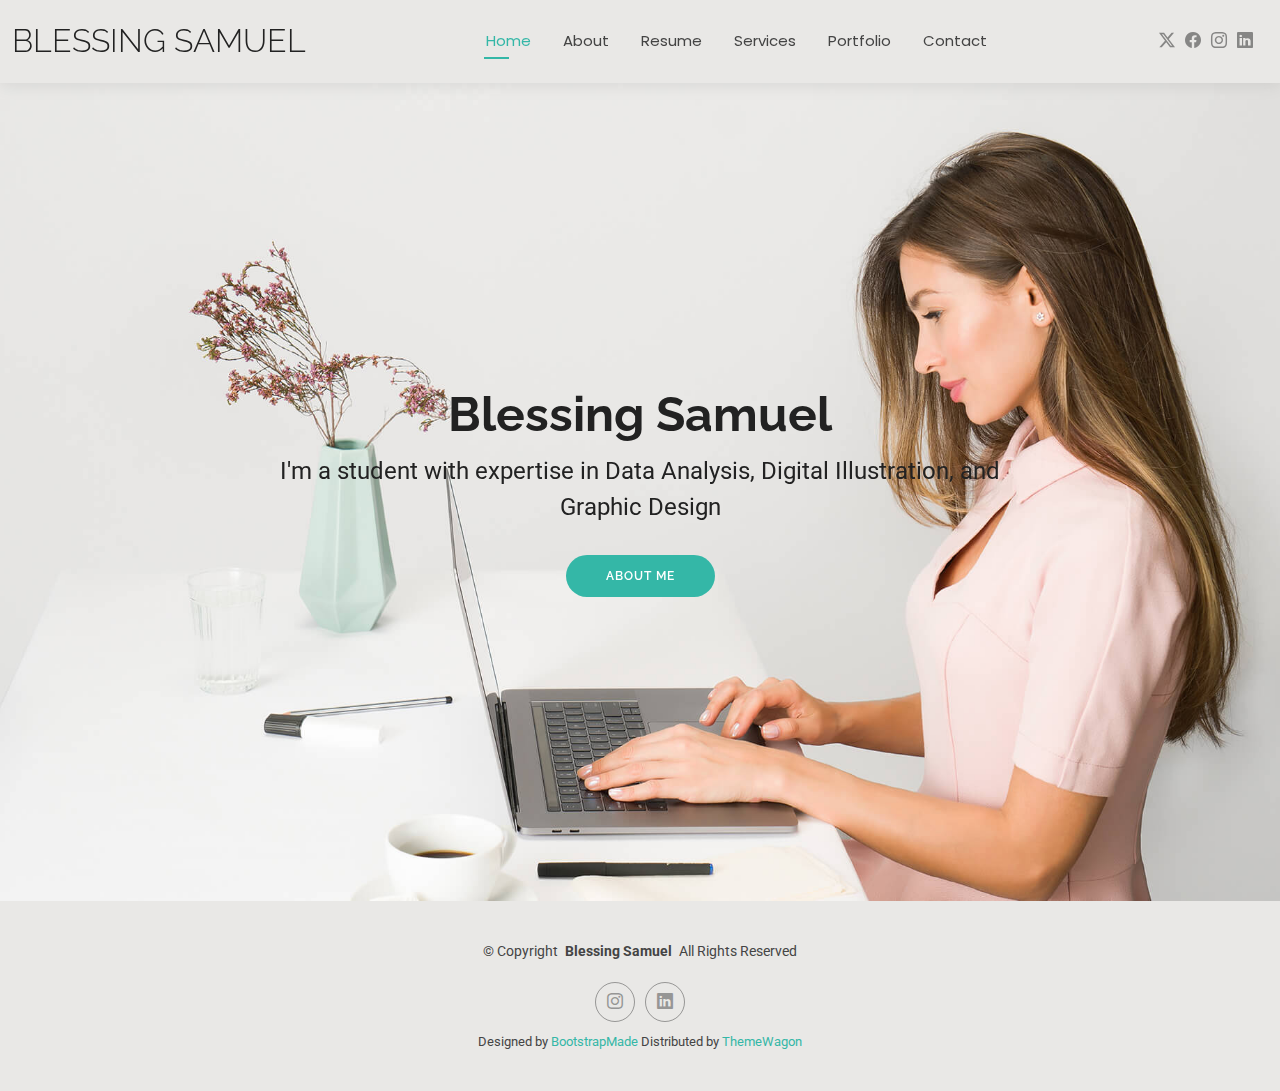
<file: index.html>
<!DOCTYPE html>
<html lang="en">

<head>
  <meta charset="utf-8">
  <meta content="width=device-width, initial-scale=1.0" name="viewport">
  <title>Blessing Samuel | Portfolio</title>
  <meta name="description" content="Portfolio of Blessing Samuel, showcasing skills in data analysis, digital illustration, and graphic design.">
  <meta name="keywords" content="Blessing Samuel, portfolio, data analysis, digital illustration, graphic design, Python, projects, resume">


  <!-- Favicons -->
  <link href="assets/img/favicon.png" rel="icon">
  <link href="assets/img/apple-touch-icon.png" rel="apple-touch-icon">

  <!-- Fonts -->
  <link href="https://fonts.googleapis.com" rel="preconnect">
  <link href="https://fonts.gstatic.com" rel="preconnect" crossorigin>
  <link href="https://fonts.googleapis.com/css2?family=Roboto:ital,wght@0,100;0,300;0,400;0,500;0,700;0,900;1,100;1,300;1,400;1,500;1,700;1,900&family=Poppins:ital,wght@0,100;0,200;0,300;0,400;0,500;0,600;0,700;0,800;0,900;1,100;1,200;1,300;1,400;1,500;1,600;1,700;1,800;1,900&family=Raleway:ital,wght@0,100;0,200;0,300;0,400;0,500;0,600;0,700;0,800;0,900;1,100;1,200;1,300;1,400;1,500;1,600;1,700;1,800;1,900&display=swap" rel="stylesheet">

  <!-- Vendor CSS Files -->
  <link href="assets/vendor/bootstrap/css/bootstrap.min.css" rel="stylesheet">
  <link href="assets/vendor/bootstrap-icons/bootstrap-icons.css" rel="stylesheet">
  <link href="assets/vendor/aos/aos.css" rel="stylesheet">
  <link href="assets/vendor/swiper/swiper-bundle.min.css" rel="stylesheet">
  <link href="assets/vendor/glightbox/css/glightbox.min.css" rel="stylesheet">

  <!-- Main CSS File -->
  <link href="assets/css/main.css" rel="stylesheet">

  <!-- =======================================================
  * Template Name: Blessing Samuel Porfolio
  * Author: Blesssing Samuel
  * License: Personal Use
  ======================================================== -->
</head>

<body class="index-page">

  <header id="header" class="header d-flex align-items-center light-background sticky-top">
    <div class="container-fluid position-relative d-flex align-items-center justify-content-between">

      <a href="index.html" class="logo d-flex align-items-center me-auto me-xl-0">
        <!-- Uncomment the line below if you also wish to use an image logo -->
        <!-- <img src="assets/img/logo.png" alt=""> -->
        <h1 class="sitename">Blessing Samuel</h1>
      </a>

      <nav id="navmenu" class="navmenu">
  <ul>
    <li><a href="index.html" class="active">Home</a></li>
    <li><a href="about.html">About</a></li>
    <li><a href="resume.html">Resume</a></li>
    <li><a href="services.html">Services</a></li>
    <li><a href="portfolio.html">Portfolio</a></li>
    <li><a href="contact.html">Contact</a></li>
  </ul>
  <i class="mobile-nav-toggle d-xl-none bi bi-list"></i>
</nav>


      <div class="header-social-links">
        <a href="#" class="twitter"><i class="bi bi-twitter-x"></i></a>
        <a href="#" class="facebook"><i class="bi bi-facebook"></i></a>
        <a href="#" class="instagram"><i class="bi bi-instagram"></i></a>
        <a href="#" class="linkedin"><i class="bi bi-linkedin"></i></a>
      </div>

    </div>
  </header>

  <main class="main">

    <!-- Hero Section -->
    <section id="hero" class="hero section">

      <img src="assets/img/hero-bg.jpg" alt="" data-aos="fade-in">

      <div class="container text-center" data-aos="zoom-out" data-aos-delay="100">
        <div class="row justify-content-center">
          <div class="col-lg-8">
            <h2>Blessing Samuel</h2>
            <p>I'm a student with expertise in Data Analysis, Digital Illustration, and Graphic Design</p>
            <a href="about.html" class="btn-get-started">About Me</a>
          </div>
        </div>
      </div>

    </section><!-- /Hero Section -->

  </main>

  <footer id="footer" class="footer light-background">

    <div class="container">
      <div class="copyright text-center ">
        <p>© <span>Copyright</span> <strong class="px-1 sitename">Blessing Samuel</strong> <span>All Rights Reserved<br></span></p>
      </div>

      <div class="social-links d-flex justify-content-center">
        <a href="https://www.instagram.com/Blessingzeal" class="instagram"><i class="bi bi-instagram"></i></a>
        <a href="https://www.linkedin.com/in/blessingsamuell" class="linkedin"><i class="bi bi-linkedin"></i></a>
      </div>

      <div class="credits text-center">
      Designed by <a href="https://bootstrapmade.com/">BootstrapMade</a> Distributed by <a href="https://themewagon.com">ThemeWagon</a>
    </div>
  </div>

</footer>

  <!-- Scroll Top -->
  <a href="#" id="scroll-top" class="scroll-top d-flex align-items-center justify-content-center"><i class="bi bi-arrow-up-short"></i></a>

  <!-- Preloader -->
  <div id="preloader"></div>

  <!-- Vendor JS Files -->
  <script src="assets/vendor/bootstrap/js/bootstrap.bundle.min.js"></script>
  <script src="assets/vendor/php-email-form/validate.js"></script>
  <script src="assets/vendor/aos/aos.js"></script>
  <script src="assets/vendor/waypoints/noframework.waypoints.js"></script>
  <script src="assets/vendor/purecounter/purecounter_vanilla.js"></script>
  <script src="assets/vendor/swiper/swiper-bundle.min.js"></script>
  <script src="assets/vendor/glightbox/js/glightbox.min.js"></script>
  <script src="assets/vendor/imagesloaded/imagesloaded.pkgd.min.js"></script>
  <script src="assets/vendor/isotope-layout/isotope.pkgd.min.js"></script>

  <!-- Main JS File -->
  <script src="assets/js/main.js"></script>

</body>

</html>
</file>
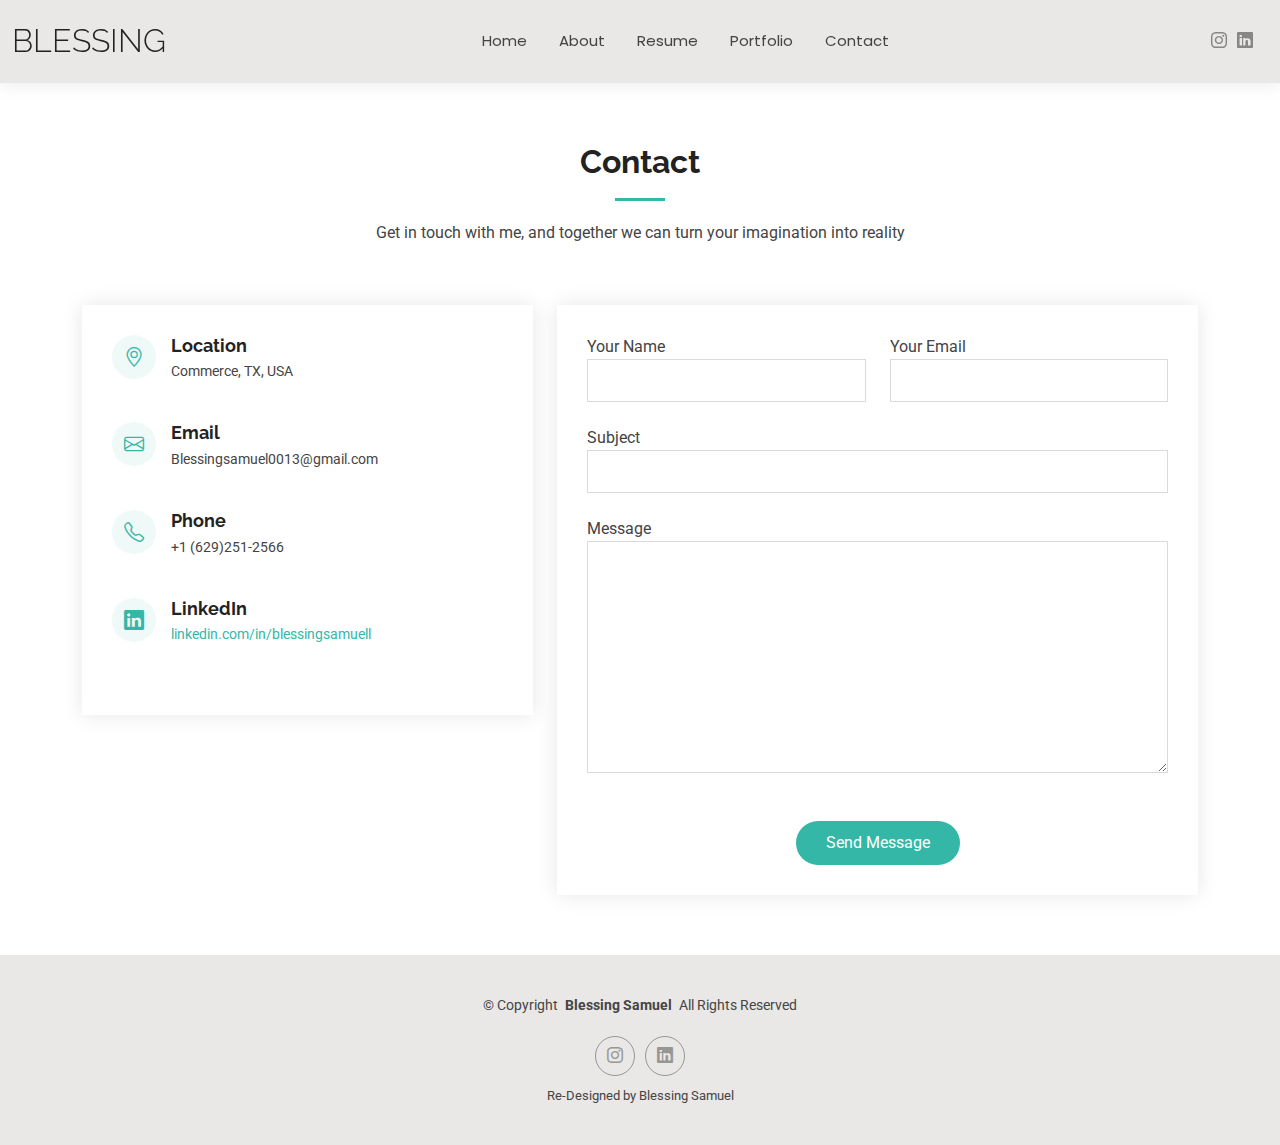
<file: contact.html>
<!DOCTYPE html>
<html lang="en">

<head>
  <meta charset="utf-8">
  <meta content="width=device-width, initial-scale=1.0" name="viewport">
  <title>Contact | Blessing Samuel</title>
  <meta name="description" content="">
  <meta name="keywords" content="">

  <!-- Favicons -->
  <link href="assets/img/favicon.png" rel="icon">
  <link href="assets/img/apple-touch-icon.png" rel="apple-touch-icon">

  <!-- Fonts -->
  <link href="https://fonts.googleapis.com" rel="preconnect">
  <link href="https://fonts.gstatic.com" rel="preconnect" crossorigin>
  <link href="https://fonts.googleapis.com/css2?family=Roboto:ital,wght@0,100;0,300;0,400;0,500;0,700;0,900;1,100;1,300;1,400;1,500;1,700;1,900&family=Poppins:ital,wght@0,100;0,200;0,300;0,400;0,500;0,600;0,700;0,800;0,900;1,100;1,200;1,300;1,400;1,500;1,600;1,700;1,800;1,900&family=Raleway:ital,wght@0,100;0,200;0,300;0,400;0,500;0,600;0,700;0,800;0,900;1,100;1,200;1,300;1,400;1,500;1,600;1,700;1,800;1,900&display=swap" rel="stylesheet">

  <!-- Vendor CSS Files -->
  <link href="assets/vendor/bootstrap/css/bootstrap.min.css" rel="stylesheet">
  <link href="assets/vendor/bootstrap-icons/bootstrap-icons.css" rel="stylesheet">
  <link href="assets/vendor/aos/aos.css" rel="stylesheet">
  <link href="assets/vendor/swiper/swiper-bundle.min.css" rel="stylesheet">
  <link href="assets/vendor/glightbox/css/glightbox.min.css" rel="stylesheet">

  <!-- Main CSS File -->
  <link href="assets/css/main.css" rel="stylesheet">

  <!-- =======================================================
  * Template Name: Blessing Samuel Porfolio
  * Author: Blesssing Samuel
  * License: Personal Use
  ======================================================== -->
</head>

<body class="contact-page">

  <header id="header" class="header d-flex align-items-center light-background sticky-top">
    <div class="container-fluid position-relative d-flex align-items-center justify-content-between">

      <a href="index.html" class="logo d-flex align-items-center me-auto me-xl-0">
        <!-- Uncomment the line below if you also wish to use an image logo -->
        <!-- <img src="assets/img/logo.png" alt=""> -->
        <h1 class="sitename">Blessing</h1>
      </a>

      <nav id="navmenu" class="navmenu">
        <ul>
          <li><a href="index.html">Home</a></li>
          <li><a href="about.html">About</a></li>
          <li><a href="resume.html">Resume</a></li>
          <!-- Just removing this page for the meantime <li><a href="services.html">Services</a></li>-->
          <li><a href="portfolio.html">Portfolio</a></li>
          <li><a href="contact.html">Contact</a></li>
        <ul>
        <i class="mobile-nav-toggle d-xl-none bi bi-list"></i>
      </nav>

      <div class="header-social-links">
        <a href="https://www.instagram.com/blessing_zeal" class="instagram"><i class="bi bi-instagram"></i></a>
        <a href="https://www.linkedin.com/in/blessingsamuell" class="linkedin"><i class="bi bi-linkedin"></i></a>
      </div>

    </div>
  </header>

  <main class="main">

    <!-- Contact Section -->
    <section id="contact" class="contact section">

      <!-- Section Title -->
      <div class="container section-title" data-aos="fade-up">
        <h2>Contact</h2>
        <p>Get in touch with me, and together we can turn your imagination into reality</p>
      </div><!-- End Section Title -->

      <div class="container" data-aos="fade-up" data-aos-delay="100">

        <div class="row gy-4">

          <div class="col-lg-5">

            <div class="info-wrap">
              <div class="info-item d-flex" data-aos="fade-up" data-aos-delay="200">
                <i class="bi bi-geo-alt flex-shrink-0"></i>
                <div>
                  <h3>Location</h3>
                  <p>Commerce, TX, USA</p>
                </div>
              </div><!-- End Info Item -->

              <div class="info-item d-flex" data-aos="fade-up" data-aos-delay="300">
                <i class="bi bi-envelope flex-shrink-0"></i>
                <div>
                  <h3>Email</h3>
                  <p>Blessingsamuel0013@gmail.com</p>
                </div>
              </div><!-- End Info Item -->

              <div class="info-item d-flex" data-aos="fade-up" data-aos-delay="400">
                <i class="bi bi-telephone flex-shrink-0"></i>
                <div>
                  <h3>Phone</h3>
                  <p>+1 (629)251-2566</p>
                </div>
              </div><!-- End Info Item -->
              
              <div class="info-item d-flex" data-aos="fade-up" data-aos-delay="500">
              <i class="bi bi-linkedin flex-shrink-0"></i>
              <div>
                <h3>LinkedIn</h3>
                <p><a href="https://linkedin.com/in/blessingsamuell">linkedin.com/in/blessingsamuell</a></p>
              </div>
            </div><!-- End Info Item -->

            </div>
          </div>
          
<div class="col-lg-7">
<form 
  action="https://formspree.io/f/xpwywpdn" 
  method="POST" 
  class="php-email-form contact-form"
  data-aos="fade-up" 
  data-aos-delay="200"
>
  <div class="row gy-4">

    <div class="col-md-6">
      <label for="name-field">Your Name</label>
      <input type="text" name="name" id="name-field" class="form-control" required>
    </div>

    <div class="col-md-6">
      <label for="email-field">Your Email</label>
      <input type="email" name="email" id="email-field" class="form-control" required>
    </div>

    <div class="col-md-12">
      <label for="subject-field">Subject</label>
      <input type="text" name="subject" id="subject-field" class="form-control" required>
    </div>

    <div class="col-md-12">
      <label for="message-field">Message</label>
      <textarea name="message" id="message-field" rows="10" class="form-control" required></textarea>
    </div>

    <!-- Succes / Error message -->
    <div class="col-md-12 text-center">
     <p id="form-status" style="display:none;"></p>
    </div>
    
    <div class="col-md-12 text-center">
      <button type="submit" class="btn-get-started">Send Message</button>
    </div>
    
    </div>
    </div>
  </form>
</div>

<script>
const form = document.querySelector(".contact-form");
const statusMsg = document.getElementById("form-status");

form.addEventListener("submit", async (e) => {
  e.preventDefault();
  const data = new FormData(form);

  try {
    const response = await fetch(form.action, {
      method: form.method,
      body: data,
      headers: { 'Accept': 'application/json' }
    });

    if (response.ok) {
      statusMsg.style.display = "block";
      statusMsg.style.color = "green";
      statusMsg.textContent = "✅ Message sent successfully!";
      form.reset();
    } else {
      statusMsg.style.display = "block";
      statusMsg.style.color = "red";
      statusMsg.textContent = "❌ Oops! Something went wrong.";
    }
  } catch (error) {
    statusMsg.style.display = "block";
    statusMsg.style.color = "red";
    statusMsg.textContent = "❌ Network error, please try again.";
  }
});
</script>



    </section><!-- /Contact Section -->

  </main>

  <footer id="footer" class="footer light-background">

    <div class="container">
      <div class="copyright text-center ">
        <p>© <span>Copyright</span> <strong class="px-1 sitename">Blessing Samuel</strong> <span>All Rights Reserved<br></span></p>
      </div>
      <div class="social-links d-flex justify-content-center">
        <a href="https://www.instagram.com/blessing_zeal" class="instagram"><i class="bi bi-instagram"></i></a>
        <a href="https://www.linkedin.com/in/blessingsamuell" class="linkedin"><i class="bi bi-linkedin"></i></a>
      </div>
      
      <div class="credits">
      Re-Designed by <span>Blessing Samuel</span>
      </div>
         
      </div>
    </div>

  </footer>

  <!-- Scroll Top -->
  <a href="#" id="scroll-top" class="scroll-top d-flex align-items-center justify-content-center"><i class="bi bi-arrow-up-short"></i></a>

  <!-- Preloader -->
  <div id="preloader"></div>

  <!-- Vendor JS Files -->
  <script src="assets/vendor/bootstrap/js/bootstrap.bundle.min.js"></script>
  <script src="assets/vendor/php-email-form/validate.js"></script>
  <script src="assets/vendor/aos/aos.js"></script>
  <script src="assets/vendor/waypoints/noframework.waypoints.js"></script>
  <script src="assets/vendor/purecounter/purecounter_vanilla.js"></script>
  <script src="assets/vendor/swiper/swiper-bundle.min.js"></script>
  <script src="assets/vendor/glightbox/js/glightbox.min.js"></script>
  <script src="assets/vendor/imagesloaded/imagesloaded.pkgd.min.js"></script>
  <script src="assets/vendor/isotope-layout/isotope.pkgd.min.js"></script>

  <!-- Main JS File -->
  <script src="assets/js/main.js"></script>

</body>

</html>
</file>
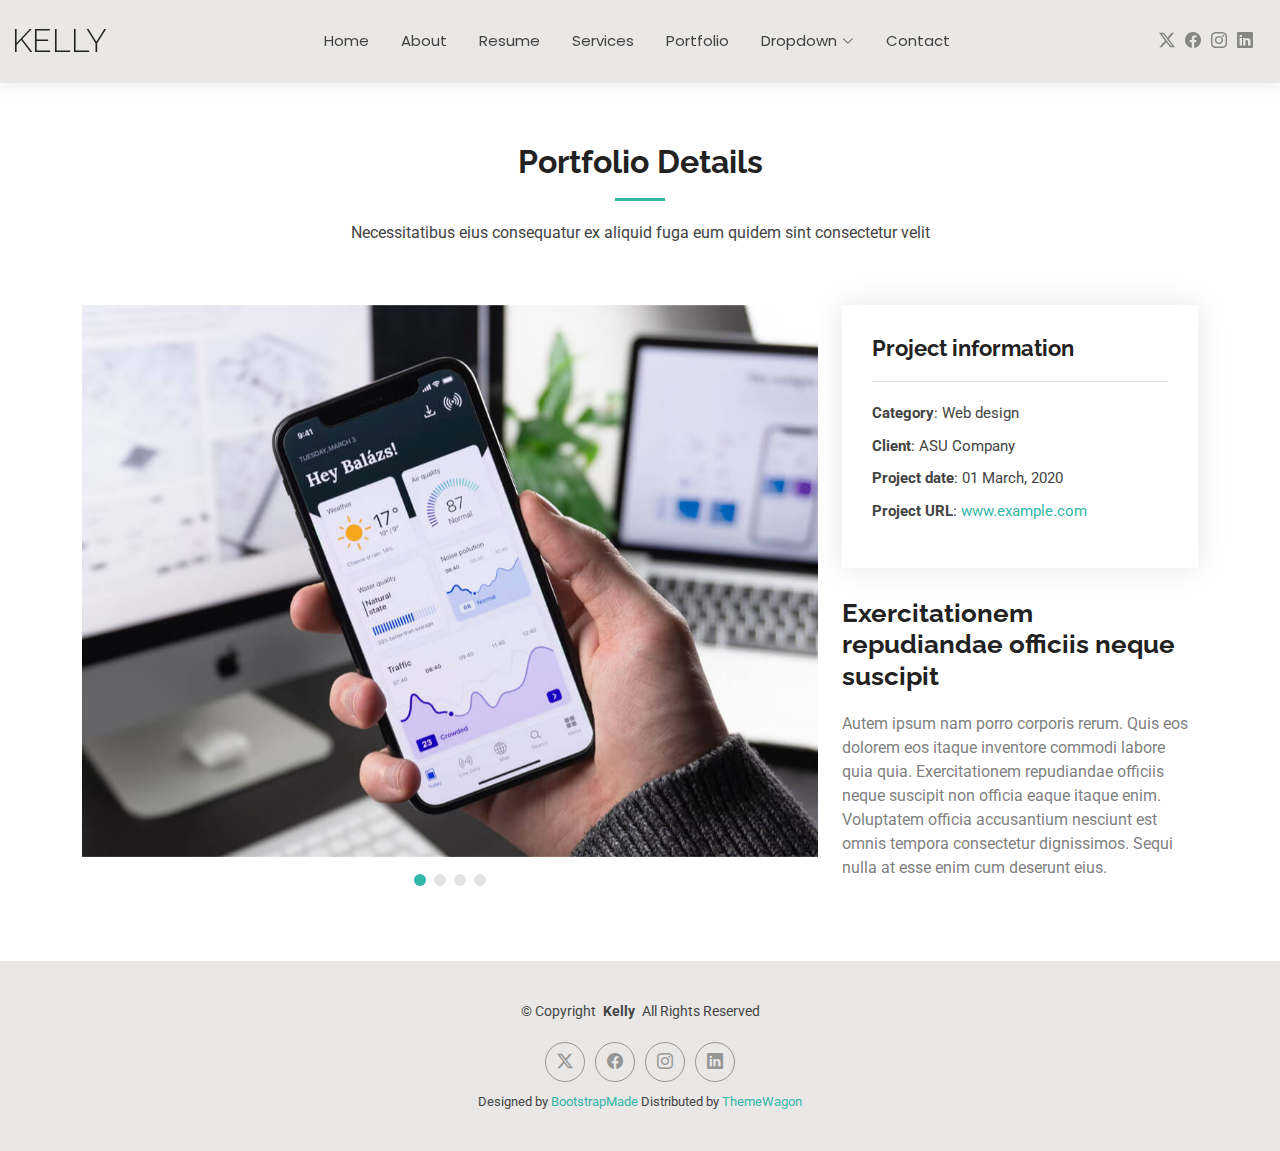
<file: portfolio-details-code.html>
<!DOCTYPE html>
<html lang="en">

<head>
  <meta charset="utf-8">
  <meta content="width=device-width, initial-scale=1.0" name="viewport">
  <title>Portfolio Details - Kelly Bootstrap Template</title>
  <meta name="description" content="">
  <meta name="keywords" content="">

  <!-- Favicons -->
  <link href="assets/img/favicon.png" rel="icon">
  <link href="assets/img/apple-touch-icon.png" rel="apple-touch-icon">

  <!-- Fonts -->
  <link href="https://fonts.googleapis.com" rel="preconnect">
  <link href="https://fonts.gstatic.com" rel="preconnect" crossorigin>
  <link href="https://fonts.googleapis.com/css2?family=Roboto:ital,wght@0,100;0,300;0,400;0,500;0,700;0,900;1,100;1,300;1,400;1,500;1,700;1,900&family=Poppins:ital,wght@0,100;0,200;0,300;0,400;0,500;0,600;0,700;0,800;0,900;1,100;1,200;1,300;1,400;1,500;1,600;1,700;1,800;1,900&family=Raleway:ital,wght@0,100;0,200;0,300;0,400;0,500;0,600;0,700;0,800;0,900;1,100;1,200;1,300;1,400;1,500;1,600;1,700;1,800;1,900&display=swap" rel="stylesheet">

  <!-- Vendor CSS Files -->
  <link href="assets/vendor/bootstrap/css/bootstrap.min.css" rel="stylesheet">
  <link href="assets/vendor/bootstrap-icons/bootstrap-icons.css" rel="stylesheet">
  <link href="assets/vendor/aos/aos.css" rel="stylesheet">
  <link href="assets/vendor/swiper/swiper-bundle.min.css" rel="stylesheet">
  <link href="assets/vendor/glightbox/css/glightbox.min.css" rel="stylesheet">

  <!-- Main CSS File -->
  <link href="assets/css/main.css" rel="stylesheet">

  <!-- =======================================================
  * Template Name: Kelly
  * Template URL: https://bootstrapmade.com/kelly-free-bootstrap-cv-resume-html-template/
  * Updated: Aug 07 2024 with Bootstrap v5.3.3
  * Author: BootstrapMade.com
  * License: https://bootstrapmade.com/license/
  ======================================================== -->
</head>

<body class="portfolio-details-page">

  <header id="header" class="header d-flex align-items-center light-background sticky-top">
    <div class="container-fluid position-relative d-flex align-items-center justify-content-between">

      <a href="index.html" class="logo d-flex align-items-center me-auto me-xl-0">
        <!-- Uncomment the line below if you also wish to use an image logo -->
        <!-- <img src="assets/img/logo.png" alt=""> -->
        <h1 class="sitename">Kelly</h1>
      </a>

      <nav id="navmenu" class="navmenu">
        <ul>
          <li><a href="index.html">Home</a></li>
          <li><a href="about.html">About</a></li>
          <li><a href="resume.html">Resume</a></li>
          <li><a href="services.html">Services</a></li>
          <li><a href="portfolio.html">Portfolio</a></li>
          <li class="dropdown"><a href="#"><span>Dropdown</span> <i class="bi bi-chevron-down toggle-dropdown"></i></a>
            <ul>
              <li><a href="#">Dropdown 1</a></li>
              <li class="dropdown"><a href="#"><span>Deep Dropdown</span> <i class="bi bi-chevron-down toggle-dropdown"></i></a>
                <ul>
                  <li><a href="#">Deep Dropdown 1</a></li>
                  <li><a href="#">Deep Dropdown 2</a></li>
                  <li><a href="#">Deep Dropdown 3</a></li>
                  <li><a href="#">Deep Dropdown 4</a></li>
                  <li><a href="#">Deep Dropdown 5</a></li>
                </ul>
              </li>
              <li><a href="#">Dropdown 2</a></li>
              <li><a href="#">Dropdown 3</a></li>
              <li><a href="#">Dropdown 4</a></li>
            </ul>
          </li>
          <li><a href="contact.html">Contact</a></li>
        </ul>
        <i class="mobile-nav-toggle d-xl-none bi bi-list"></i>
      </nav>

      <div class="header-social-links">
        <a href="#" class="twitter"><i class="bi bi-twitter-x"></i></a>
        <a href="#" class="facebook"><i class="bi bi-facebook"></i></a>
        <a href="#" class="instagram"><i class="bi bi-instagram"></i></a>
        <a href="#" class="linkedin"><i class="bi bi-linkedin"></i></a>
      </div>

    </div>
  </header>

  <main class="main">

    <!-- Portfolio Details Section -->
    <section id="portfolio-details" class="portfolio-details section">

      <!-- Section Title -->
      <div class="container section-title" data-aos="fade-up">
        <h2>Portfolio Details</h2>
        <p>Necessitatibus eius consequatur ex aliquid fuga eum quidem sint consectetur velit</p>
      </div><!-- End Section Title -->

      <div class="container" data-aos="fade-up" data-aos-delay="100">

        <div class="row gy-4">

          <div class="col-lg-8">
            <div class="portfolio-details-slider swiper init-swiper">

              <script type="application/json" class="swiper-config">
                {
                  "loop": true,
                  "speed": 600,
                  "autoplay": {
                    "delay": 5000
                  },
                  "slidesPerView": "auto",
                  "pagination": {
                    "el": ".swiper-pagination",
                    "type": "bullets",
                    "clickable": true
                  }
                }
              </script>

              <div class="swiper-wrapper align-items-center">

                <div class="swiper-slide">
                  <img src="assets/img/portfolio/app-1.jpg" alt="">
                </div>

                <div class="swiper-slide">
                  <img src="assets/img/portfolio/product-1.jpg" alt="">
                </div>

                <div class="swiper-slide">
                  <img src="assets/img/portfolio/branding-1.jpg" alt="">
                </div>

                <div class="swiper-slide">
                  <img src="assets/img/portfolio/books-1.jpg" alt="">
                </div>

              </div>
              <div class="swiper-pagination"></div>
            </div>
          </div>

          <div class="col-lg-4">
            <div class="portfolio-info" data-aos="fade-up" data-aos-delay="200">
              <h3>Project information</h3>
              <ul>
                <li><strong>Category</strong>: Web design</li>
                <li><strong>Client</strong>: ASU Company</li>
                <li><strong>Project date</strong>: 01 March, 2020</li>
                <li><strong>Project URL</strong>: <a href="#">www.example.com</a></li>
              </ul>
            </div>
            <div class="portfolio-description" data-aos="fade-up" data-aos-delay="300">
              <h2>Exercitationem repudiandae officiis neque suscipit</h2>
              <p>
                Autem ipsum nam porro corporis rerum. Quis eos dolorem eos itaque inventore commodi labore quia quia. Exercitationem repudiandae officiis neque suscipit non officia eaque itaque enim. Voluptatem officia accusantium nesciunt est omnis tempora consectetur dignissimos. Sequi nulla at esse enim cum deserunt eius.
              </p>
            </div>
          </div>

        </div>

      </div>

    </section><!-- /Portfolio Details Section -->

  </main>

  <footer id="footer" class="footer light-background">

    <div class="container">
      <div class="copyright text-center ">
        <p>© <span>Copyright</span> <strong class="px-1 sitename">Kelly</strong> <span>All Rights Reserved<br></span></p>
      </div>
      <div class="social-links d-flex justify-content-center">
        <a href=""><i class="bi bi-twitter-x"></i></a>
        <a href=""><i class="bi bi-facebook"></i></a>
        <a href=""><i class="bi bi-instagram"></i></a>
        <a href=""><i class="bi bi-linkedin"></i></a>
      </div>
      <div class="credits">
        <!-- All the links in the footer should remain intact. -->
        <!-- You can delete the links only if you've purchased the pro version. -->
        <!-- Licensing information: https://bootstrapmade.com/license/ -->
        <!-- Purchase the pro version with working PHP/AJAX contact form: [buy-url] -->
        Designed by <a href="https://bootstrapmade.com/">BootstrapMade</a> Distributed by <a href=“https://themewagon.com>ThemeWagon
      </div>
    </div>

  </footer>

  <!-- Scroll Top -->
  <a href="#" id="scroll-top" class="scroll-top d-flex align-items-center justify-content-center"><i class="bi bi-arrow-up-short"></i></a>

  <!-- Preloader -->
  <div id="preloader"></div>

  <!-- Vendor JS Files -->
  <script src="assets/vendor/bootstrap/js/bootstrap.bundle.min.js"></script>
  <script src="assets/vendor/php-email-form/validate.js"></script>
  <script src="assets/vendor/aos/aos.js"></script>
  <script src="assets/vendor/waypoints/noframework.waypoints.js"></script>
  <script src="assets/vendor/purecounter/purecounter_vanilla.js"></script>
  <script src="assets/vendor/swiper/swiper-bundle.min.js"></script>
  <script src="assets/vendor/glightbox/js/glightbox.min.js"></script>
  <script src="assets/vendor/imagesloaded/imagesloaded.pkgd.min.js"></script>
  <script src="assets/vendor/isotope-layout/isotope.pkgd.min.js"></script>

  <!-- Main JS File -->
  <script src="assets/js/main.js"></script>

</body>

</html>
</file>
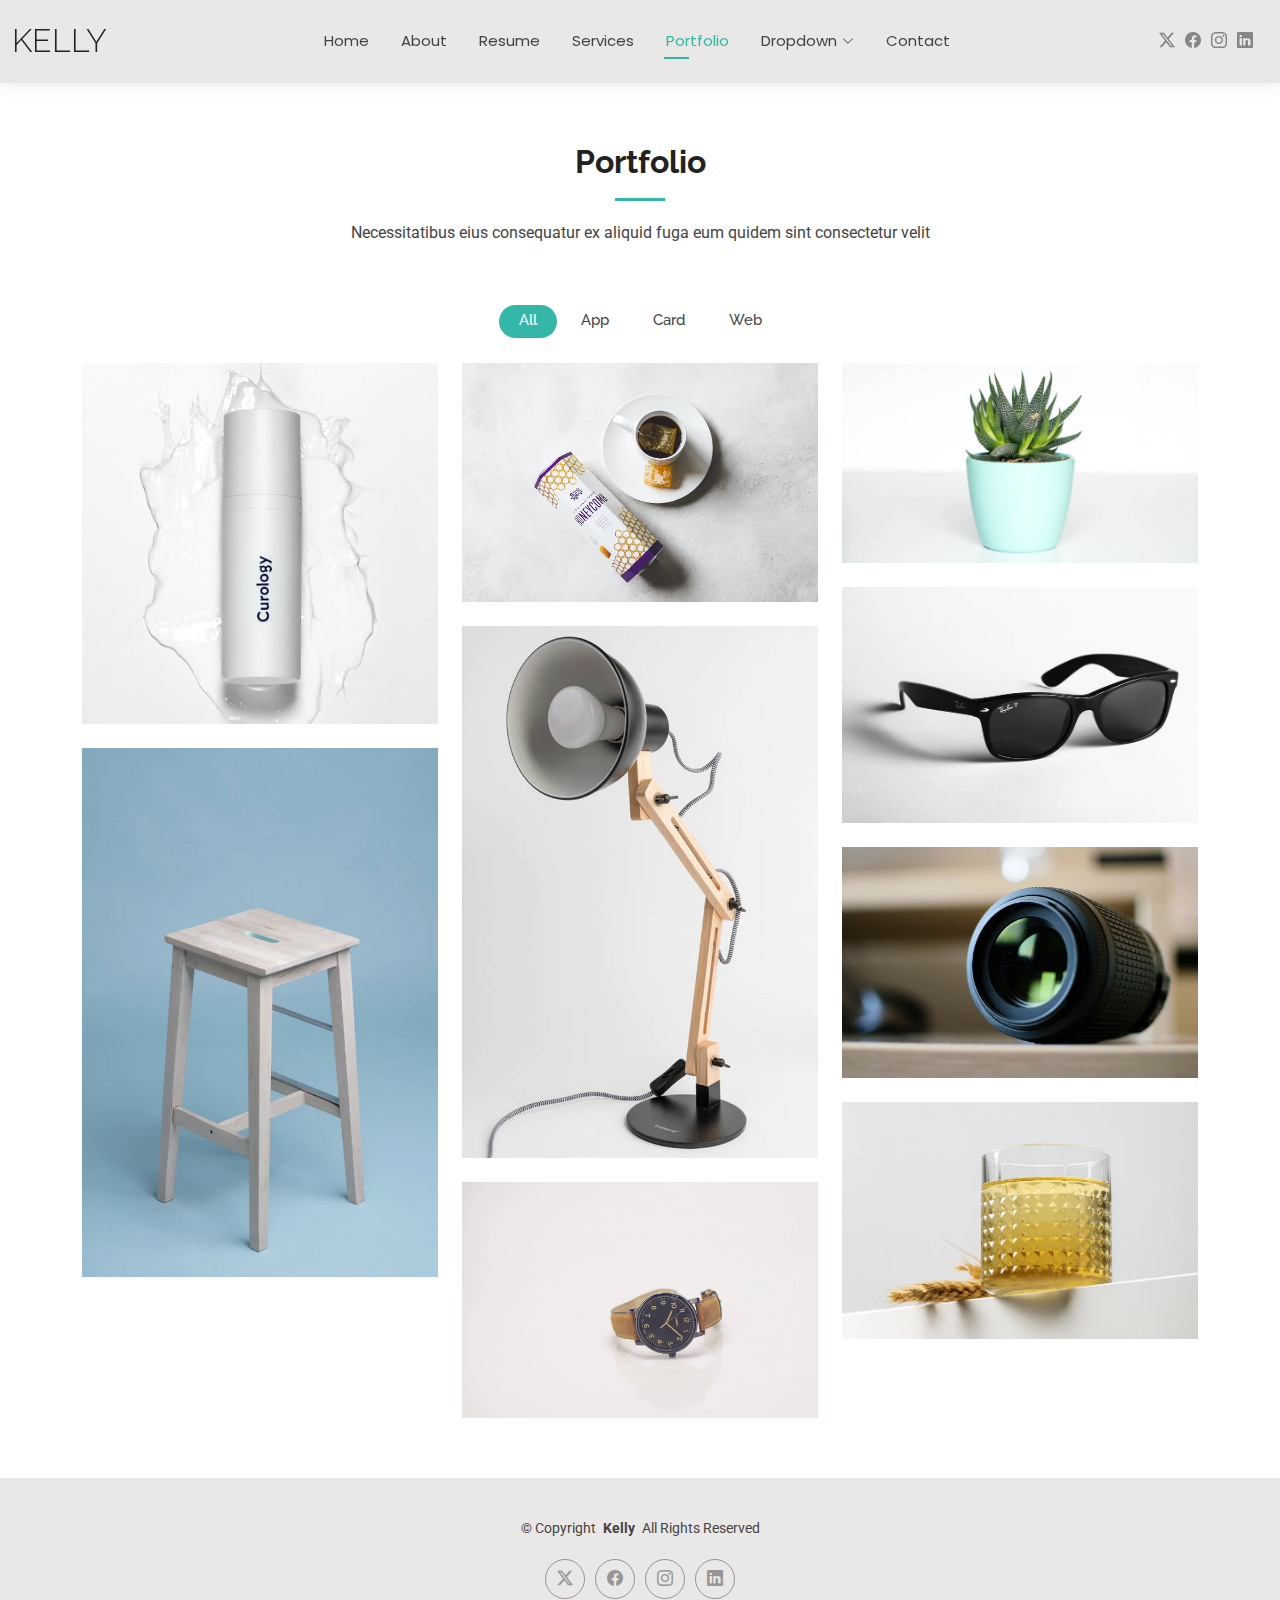
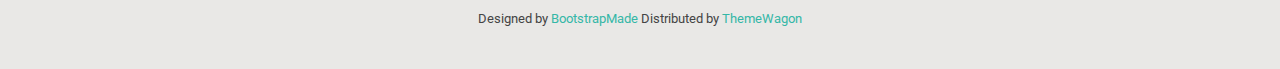
<file: portfolio.html>
<!DOCTYPE html>
<html lang="en">

<head>
  <meta charset="utf-8">
  <meta content="width=device-width, initial-scale=1.0" name="viewport">
  <title>Portfolio - Kelly Bootstrap Template</title>
  <meta name="description" content="">
  <meta name="keywords" content="">

  <!-- Favicons -->
  <link href="assets/img/favicon.png" rel="icon">
  <link href="assets/img/apple-touch-icon.png" rel="apple-touch-icon">

  <!-- Fonts -->
  <link href="https://fonts.googleapis.com" rel="preconnect">
  <link href="https://fonts.gstatic.com" rel="preconnect" crossorigin>
  <link href="https://fonts.googleapis.com/css2?family=Roboto:ital,wght@0,100;0,300;0,400;0,500;0,700;0,900;1,100;1,300;1,400;1,500;1,700;1,900&family=Poppins:ital,wght@0,100;0,200;0,300;0,400;0,500;0,600;0,700;0,800;0,900;1,100;1,200;1,300;1,400;1,500;1,600;1,700;1,800;1,900&family=Raleway:ital,wght@0,100;0,200;0,300;0,400;0,500;0,600;0,700;0,800;0,900;1,100;1,200;1,300;1,400;1,500;1,600;1,700;1,800;1,900&display=swap" rel="stylesheet">

  <!-- Vendor CSS Files -->
  <link href="assets/vendor/bootstrap/css/bootstrap.min.css" rel="stylesheet">
  <link href="assets/vendor/bootstrap-icons/bootstrap-icons.css" rel="stylesheet">
  <link href="assets/vendor/aos/aos.css" rel="stylesheet">
  <link href="assets/vendor/swiper/swiper-bundle.min.css" rel="stylesheet">
  <link href="assets/vendor/glightbox/css/glightbox.min.css" rel="stylesheet">

  <!-- Main CSS File -->
  <link href="assets/css/main.css" rel="stylesheet">

  <!-- =======================================================
  * Template Name: Kelly
  * Template URL: https://bootstrapmade.com/kelly-free-bootstrap-cv-resume-html-template/
  * Updated: Aug 07 2024 with Bootstrap v5.3.3
  * Author: BootstrapMade.com
  * License: https://bootstrapmade.com/license/
  ======================================================== -->
</head>

<body class="portfolio-page">

  <header id="header" class="header d-flex align-items-center light-background sticky-top">
    <div class="container-fluid position-relative d-flex align-items-center justify-content-between">

      <a href="index.html" class="logo d-flex align-items-center me-auto me-xl-0">
        <!-- Uncomment the line below if you also wish to use an image logo -->
        <!-- <img src="assets/img/logo.png" alt=""> -->
        <h1 class="sitename">Kelly</h1>
      </a>

      <nav id="navmenu" class="navmenu">
        <ul>
          <li><a href="index.html">Home</a></li>
          <li><a href="about.html">About</a></li>
          <li><a href="resume.html">Resume</a></li>
          <li><a href="services.html">Services</a></li>
          <li><a href="portfolio.html" class="active">Portfolio</a></li>
          <li class="dropdown"><a href="#"><span>Dropdown</span> <i class="bi bi-chevron-down toggle-dropdown"></i></a>
            <ul>
              <li><a href="#">Dropdown 1</a></li>
              <li class="dropdown"><a href="#"><span>Deep Dropdown</span> <i class="bi bi-chevron-down toggle-dropdown"></i></a>
                <ul>
                  <li><a href="#">Deep Dropdown 1</a></li>
                  <li><a href="#">Deep Dropdown 2</a></li>
                  <li><a href="#">Deep Dropdown 3</a></li>
                  <li><a href="#">Deep Dropdown 4</a></li>
                  <li><a href="#">Deep Dropdown 5</a></li>
                </ul>
              </li>
              <li><a href="#">Dropdown 2</a></li>
              <li><a href="#">Dropdown 3</a></li>
              <li><a href="#">Dropdown 4</a></li>
            </ul>
          </li>
          <li><a href="contact.html">Contact</a></li>
        </ul>
        <i class="mobile-nav-toggle d-xl-none bi bi-list"></i>
      </nav>

      <div class="header-social-links">
        <a href="#" class="twitter"><i class="bi bi-twitter-x"></i></a>
        <a href="#" class="facebook"><i class="bi bi-facebook"></i></a>
        <a href="#" class="instagram"><i class="bi bi-instagram"></i></a>
        <a href="#" class="linkedin"><i class="bi bi-linkedin"></i></a>
      </div>

    </div>
  </header>

  <main class="main">

    <!-- Portfolio Section -->
    <section id="portfolio" class="portfolio section">

      <!-- Section Title -->
      <div class="container section-title" data-aos="fade-up">
        <h2>Portfolio</h2>
        <p>Necessitatibus eius consequatur ex aliquid fuga eum quidem sint consectetur velit</p>
      </div><!-- End Section Title -->

      <div class="container">

        <div class="isotope-layout" data-default-filter="*" data-layout="masonry" data-sort="original-order">

          <ul class="portfolio-filters isotope-filters" data-aos="fade-up" data-aos-delay="100">
            <li data-filter="*" class="filter-active">All</li>
            <li data-filter=".filter-app">App</li>
            <li data-filter=".filter-product">Card</li>
            <li data-filter=".filter-branding">Web</li>
          </ul><!-- End Portfolio Filters -->

          <div class="row gy-4 isotope-container" data-aos="fade-up" data-aos-delay="200">

            <div class="col-lg-4 col-md-6 portfolio-item isotope-item filter-app">
              <img src="assets/img/masonry-portfolio/masonry-portfolio-1.jpg" class="img-fluid" alt="">
              <div class="portfolio-info">
                <h4>App 1</h4>
                <p>Lorem ipsum, dolor sit</p>
                <a href="assets/img/masonry-portfolio/masonry-portfolio-1.jpg" title="App 1" data-gallery="portfolio-gallery-app" class="glightbox preview-link"><i class="bi bi-zoom-in"></i></a>
                <a href="portfolio-details.html" title="More Details" class="details-link"><i class="bi bi-link-45deg"></i></a>
              </div>
            </div><!-- End Portfolio Item -->

            <div class="col-lg-4 col-md-6 portfolio-item isotope-item filter-product">
              <img src="assets/img/masonry-portfolio/masonry-portfolio-2.jpg" class="img-fluid" alt="">
              <div class="portfolio-info">
                <h4>Product 1</h4>
                <p>Lorem ipsum, dolor sit</p>
                <a href="assets/img/masonry-portfolio/masonry-portfolio-2.jpg" title="Product 1" data-gallery="portfolio-gallery-product" class="glightbox preview-link"><i class="bi bi-zoom-in"></i></a>
                <a href="portfolio-details.html" title="More Details" class="details-link"><i class="bi bi-link-45deg"></i></a>
              </div>
            </div><!-- End Portfolio Item -->

            <div class="col-lg-4 col-md-6 portfolio-item isotope-item filter-branding">
              <img src="assets/img/masonry-portfolio/masonry-portfolio-3.jpg" class="img-fluid" alt="">
              <div class="portfolio-info">
                <h4>Branding 1</h4>
                <p>Lorem ipsum, dolor sit</p>
                <a href="assets/img/masonry-portfolio/masonry-portfolio-3.jpg" title="Branding 1" data-gallery="portfolio-gallery-branding" class="glightbox preview-link"><i class="bi bi-zoom-in"></i></a>
                <a href="portfolio-details.html" title="More Details" class="details-link"><i class="bi bi-link-45deg"></i></a>
              </div>
            </div><!-- End Portfolio Item -->

            <div class="col-lg-4 col-md-6 portfolio-item isotope-item filter-app">
              <img src="assets/img/masonry-portfolio/masonry-portfolio-4.jpg" class="img-fluid" alt="">
              <div class="portfolio-info">
                <h4>App 2</h4>
                <p>Lorem ipsum, dolor sit</p>
                <a href="assets/img/masonry-portfolio/masonry-portfolio-4.jpg" title="App 2" data-gallery="portfolio-gallery-app" class="glightbox preview-link"><i class="bi bi-zoom-in"></i></a>
                <a href="portfolio-details.html" title="More Details" class="details-link"><i class="bi bi-link-45deg"></i></a>
              </div>
            </div><!-- End Portfolio Item -->

            <div class="col-lg-4 col-md-6 portfolio-item isotope-item filter-product">
              <img src="assets/img/masonry-portfolio/masonry-portfolio-5.jpg" class="img-fluid" alt="">
              <div class="portfolio-info">
                <h4>Product 2</h4>
                <p>Lorem ipsum, dolor sit</p>
                <a href="assets/img/masonry-portfolio/masonry-portfolio-5.jpg" title="Product 2" data-gallery="portfolio-gallery-product" class="glightbox preview-link"><i class="bi bi-zoom-in"></i></a>
                <a href="portfolio-details.html" title="More Details" class="details-link"><i class="bi bi-link-45deg"></i></a>
              </div>
            </div><!-- End Portfolio Item -->

            <div class="col-lg-4 col-md-6 portfolio-item isotope-item filter-branding">
              <img src="assets/img/masonry-portfolio/masonry-portfolio-6.jpg" class="img-fluid" alt="">
              <div class="portfolio-info">
                <h4>Branding 2</h4>
                <p>Lorem ipsum, dolor sit</p>
                <a href="assets/img/masonry-portfolio/masonry-portfolio-6.jpg" title="Branding 2" data-gallery="portfolio-gallery-branding" class="glightbox preview-link"><i class="bi bi-zoom-in"></i></a>
                <a href="portfolio-details.html" title="More Details" class="details-link"><i class="bi bi-link-45deg"></i></a>
              </div>
            </div><!-- End Portfolio Item -->

            <div class="col-lg-4 col-md-6 portfolio-item isotope-item filter-app">
              <img src="assets/img/masonry-portfolio/masonry-portfolio-7.jpg" class="img-fluid" alt="">
              <div class="portfolio-info">
                <h4>App 3</h4>
                <p>Lorem ipsum, dolor sit</p>
                <a href="assets/img/masonry-portfolio/masonry-portfolio-7.jpg" title="App 3" data-gallery="portfolio-gallery-app" class="glightbox preview-link"><i class="bi bi-zoom-in"></i></a>
                <a href="portfolio-details.html" title="More Details" class="details-link"><i class="bi bi-link-45deg"></i></a>
              </div>
            </div><!-- End Portfolio Item -->

            <div class="col-lg-4 col-md-6 portfolio-item isotope-item filter-product">
              <img src="assets/img/masonry-portfolio/masonry-portfolio-8.jpg" class="img-fluid" alt="">
              <div class="portfolio-info">
                <h4>Product 3</h4>
                <p>Lorem ipsum, dolor sit</p>
                <a href="assets/img/masonry-portfolio/masonry-portfolio-8.jpg" title="Product 3" data-gallery="portfolio-gallery-product" class="glightbox preview-link"><i class="bi bi-zoom-in"></i></a>
                <a href="portfolio-details.html" title="More Details" class="details-link"><i class="bi bi-link-45deg"></i></a>
              </div>
            </div><!-- End Portfolio Item -->

            <div class="col-lg-4 col-md-6 portfolio-item isotope-item filter-branding">
              <img src="assets/img/masonry-portfolio/masonry-portfolio-9.jpg" class="img-fluid" alt="">
              <div class="portfolio-info">
                <h4>Branding 3</h4>
                <p>Lorem ipsum, dolor sit</p>
                <a href="assets/img/masonry-portfolio/masonry-portfolio-9.jpg" title="Branding 2" data-gallery="portfolio-gallery-branding" class="glightbox preview-link"><i class="bi bi-zoom-in"></i></a>
                <a href="portfolio-details.html" title="More Details" class="details-link"><i class="bi bi-link-45deg"></i></a>
              </div>
            </div><!-- End Portfolio Item -->

          </div><!-- End Portfolio Container -->

        </div>

      </div>

    </section><!-- /Portfolio Section -->

  </main>

  <footer id="footer" class="footer light-background">

    <div class="container">
      <div class="copyright text-center ">
        <p>© <span>Copyright</span> <strong class="px-1 sitename">Kelly</strong> <span>All Rights Reserved<br></span></p>
      </div>
      <div class="social-links d-flex justify-content-center">
        <a href=""><i class="bi bi-twitter-x"></i></a>
        <a href=""><i class="bi bi-facebook"></i></a>
        <a href=""><i class="bi bi-instagram"></i></a>
        <a href=""><i class="bi bi-linkedin"></i></a>
      </div>
      <div class="credits">
        <!-- All the links in the footer should remain intact. -->
        <!-- You can delete the links only if you've purchased the pro version. -->
        <!-- Licensing information: https://bootstrapmade.com/license/ -->
        <!-- Purchase the pro version with working PHP/AJAX contact form: [buy-url] -->
        Designed by <a href="https://bootstrapmade.com/">BootstrapMade</a> Distributed by <a href=“https://themewagon.com>ThemeWagon
      </div>
    </div>

  </footer>

  <!-- Scroll Top -->
  <a href="#" id="scroll-top" class="scroll-top d-flex align-items-center justify-content-center"><i class="bi bi-arrow-up-short"></i></a>

  <!-- Preloader -->
  <div id="preloader"></div>

  <!-- Vendor JS Files -->
  <script src="assets/vendor/bootstrap/js/bootstrap.bundle.min.js"></script>
  <script src="assets/vendor/php-email-form/validate.js"></script>
  <script src="assets/vendor/aos/aos.js"></script>
  <script src="assets/vendor/waypoints/noframework.waypoints.js"></script>
  <script src="assets/vendor/purecounter/purecounter_vanilla.js"></script>
  <script src="assets/vendor/swiper/swiper-bundle.min.js"></script>
  <script src="assets/vendor/glightbox/js/glightbox.min.js"></script>
  <script src="assets/vendor/imagesloaded/imagesloaded.pkgd.min.js"></script>
  <script src="assets/vendor/isotope-layout/isotope.pkgd.min.js"></script>

  <!-- Main JS File -->
  <script src="assets/js/main.js"></script>

</body>

</html>
</file>
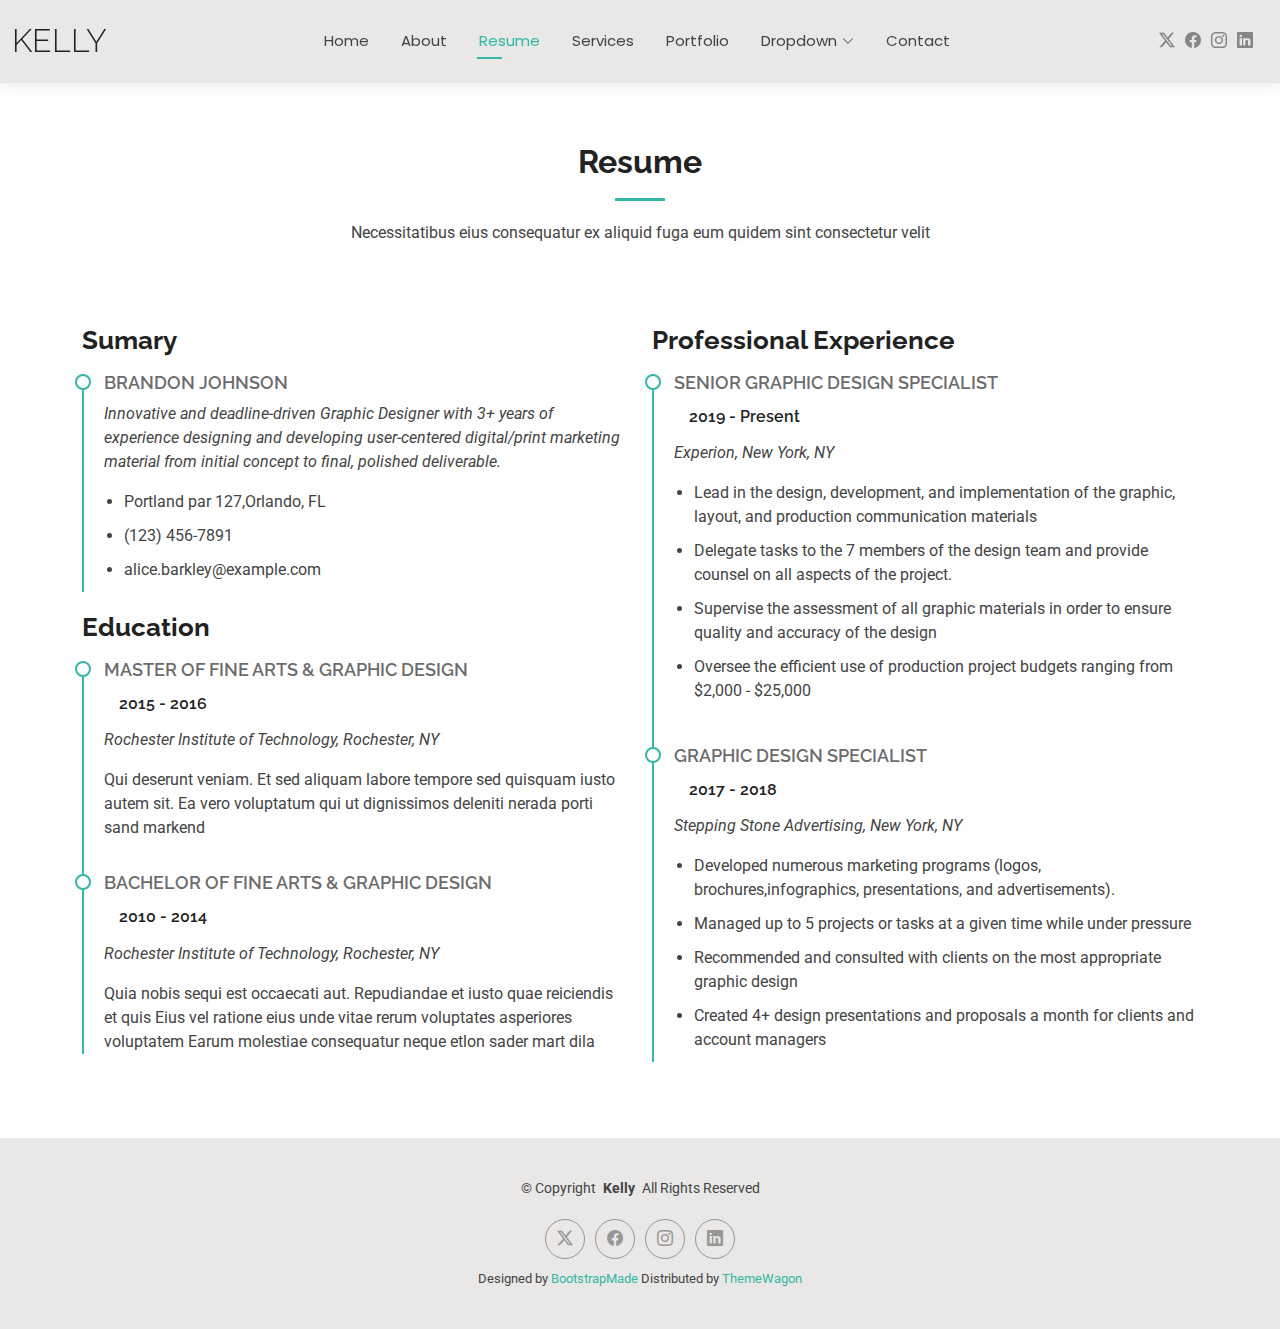
<file: resume.html>
<!DOCTYPE html>
<html lang="en">

<head>
  <meta charset="utf-8">
  <meta content="width=device-width, initial-scale=1.0" name="viewport">
  <title>Resume - Kelly Bootstrap Template</title>
  <meta name="description" content="">
  <meta name="keywords" content="">

  <!-- Favicons -->
  <link href="assets/img/favicon.png" rel="icon">
  <link href="assets/img/apple-touch-icon.png" rel="apple-touch-icon">

  <!-- Fonts -->
  <link href="https://fonts.googleapis.com" rel="preconnect">
  <link href="https://fonts.gstatic.com" rel="preconnect" crossorigin>
  <link href="https://fonts.googleapis.com/css2?family=Roboto:ital,wght@0,100;0,300;0,400;0,500;0,700;0,900;1,100;1,300;1,400;1,500;1,700;1,900&family=Poppins:ital,wght@0,100;0,200;0,300;0,400;0,500;0,600;0,700;0,800;0,900;1,100;1,200;1,300;1,400;1,500;1,600;1,700;1,800;1,900&family=Raleway:ital,wght@0,100;0,200;0,300;0,400;0,500;0,600;0,700;0,800;0,900;1,100;1,200;1,300;1,400;1,500;1,600;1,700;1,800;1,900&display=swap" rel="stylesheet">

  <!-- Vendor CSS Files -->
  <link href="assets/vendor/bootstrap/css/bootstrap.min.css" rel="stylesheet">
  <link href="assets/vendor/bootstrap-icons/bootstrap-icons.css" rel="stylesheet">
  <link href="assets/vendor/aos/aos.css" rel="stylesheet">
  <link href="assets/vendor/swiper/swiper-bundle.min.css" rel="stylesheet">
  <link href="assets/vendor/glightbox/css/glightbox.min.css" rel="stylesheet">

  <!-- Main CSS File -->
  <link href="assets/css/main.css" rel="stylesheet">

  <!-- =======================================================
  * Template Name: Kelly
  * Template URL: https://bootstrapmade.com/kelly-free-bootstrap-cv-resume-html-template/
  * Updated: Aug 07 2024 with Bootstrap v5.3.3
  * Author: BootstrapMade.com
  * License: https://bootstrapmade.com/license/
  ======================================================== -->
</head>

<body class="resume-page">

  <header id="header" class="header d-flex align-items-center light-background sticky-top">
    <div class="container-fluid position-relative d-flex align-items-center justify-content-between">

      <a href="index.html" class="logo d-flex align-items-center me-auto me-xl-0">
        <!-- Uncomment the line below if you also wish to use an image logo -->
        <!-- <img src="assets/img/logo.png" alt=""> -->
        <h1 class="sitename">Kelly</h1>
      </a>

      <nav id="navmenu" class="navmenu">
        <ul>
          <li><a href="index.html">Home</a></li>
          <li><a href="about.html">About</a></li>
          <li><a href="resume.html" class="active">Resume</a></li>
          <li><a href="services.html">Services</a></li>
          <li><a href="portfolio.html">Portfolio</a></li>
          <li class="dropdown"><a href="#"><span>Dropdown</span> <i class="bi bi-chevron-down toggle-dropdown"></i></a>
            <ul>
              <li><a href="#">Dropdown 1</a></li>
              <li class="dropdown"><a href="#"><span>Deep Dropdown</span> <i class="bi bi-chevron-down toggle-dropdown"></i></a>
                <ul>
                  <li><a href="#">Deep Dropdown 1</a></li>
                  <li><a href="#">Deep Dropdown 2</a></li>
                  <li><a href="#">Deep Dropdown 3</a></li>
                  <li><a href="#">Deep Dropdown 4</a></li>
                  <li><a href="#">Deep Dropdown 5</a></li>
                </ul>
              </li>
              <li><a href="#">Dropdown 2</a></li>
              <li><a href="#">Dropdown 3</a></li>
              <li><a href="#">Dropdown 4</a></li>
            </ul>
          </li>
          <li><a href="contact.html">Contact</a></li>
        </ul>
        <i class="mobile-nav-toggle d-xl-none bi bi-list"></i>
      </nav>

      <div class="header-social-links">
        <a href="#" class="twitter"><i class="bi bi-twitter-x"></i></a>
        <a href="#" class="facebook"><i class="bi bi-facebook"></i></a>
        <a href="#" class="instagram"><i class="bi bi-instagram"></i></a>
        <a href="#" class="linkedin"><i class="bi bi-linkedin"></i></a>
      </div>

    </div>
  </header>

  <main class="main">

    <!-- Resume Section -->
    <section id="resume" class="resume section">

      <!-- Section Title -->
      <div class="container section-title" data-aos="fade-up">
        <h2>Resume</h2>
        <p>Necessitatibus eius consequatur ex aliquid fuga eum quidem sint consectetur velit</p>
      </div><!-- End Section Title -->

      <div class="container">

        <div class="row">

          <div class="col-lg-6" data-aos="fade-up" data-aos-delay="100">
            <h3 class="resume-title">Sumary</h3>

            <div class="resume-item pb-0">
              <h4>Brandon Johnson</h4>
              <p><em>Innovative and deadline-driven Graphic Designer with 3+ years of experience designing and developing user-centered digital/print marketing material from initial concept to final, polished deliverable.</em></p>
              <ul>
                <li>Portland par 127,Orlando, FL</li>
                <li>(123) 456-7891</li>
                <li>alice.barkley@example.com</li>
              </ul>
            </div><!-- Edn Resume Item -->

            <h3 class="resume-title">Education</h3>
            <div class="resume-item">
              <h4>Master of Fine Arts &amp; Graphic Design</h4>
              <h5>2015 - 2016</h5>
              <p><em>Rochester Institute of Technology, Rochester, NY</em></p>
              <p>Qui deserunt veniam. Et sed aliquam labore tempore sed quisquam iusto autem sit. Ea vero voluptatum qui ut dignissimos deleniti nerada porti sand markend</p>
            </div><!-- Edn Resume Item -->

            <div class="resume-item">
              <h4>Bachelor of Fine Arts &amp; Graphic Design</h4>
              <h5>2010 - 2014</h5>
              <p><em>Rochester Institute of Technology, Rochester, NY</em></p>
              <p>Quia nobis sequi est occaecati aut. Repudiandae et iusto quae reiciendis et quis Eius vel ratione eius unde vitae rerum voluptates asperiores voluptatem Earum molestiae consequatur neque etlon sader mart dila</p>
            </div><!-- Edn Resume Item -->

          </div>

          <div class="col-lg-6" data-aos="fade-up" data-aos-delay="200">
            <h3 class="resume-title">Professional Experience</h3>
            <div class="resume-item">
              <h4>Senior graphic design specialist</h4>
              <h5>2019 - Present</h5>
              <p><em>Experion, New York, NY </em></p>
              <ul>
                <li>Lead in the design, development, and implementation of the graphic, layout, and production communication materials</li>
                <li>Delegate tasks to the 7 members of the design team and provide counsel on all aspects of the project. </li>
                <li>Supervise the assessment of all graphic materials in order to ensure quality and accuracy of the design</li>
                <li>Oversee the efficient use of production project budgets ranging from $2,000 - $25,000</li>
              </ul>
            </div><!-- Edn Resume Item -->

            <div class="resume-item">
              <h4>Graphic design specialist</h4>
              <h5>2017 - 2018</h5>
              <p><em>Stepping Stone Advertising, New York, NY</em></p>
              <ul>
                <li>Developed numerous marketing programs (logos, brochures,infographics, presentations, and advertisements).</li>
                <li>Managed up to 5 projects or tasks at a given time while under pressure</li>
                <li>Recommended and consulted with clients on the most appropriate graphic design</li>
                <li>Created 4+ design presentations and proposals a month for clients and account managers</li>
              </ul>
            </div><!-- Edn Resume Item -->

          </div>

        </div>

      </div>

    </section><!-- /Resume Section -->

  </main>

  <footer id="footer" class="footer light-background">

    <div class="container">
      <div class="copyright text-center ">
        <p>© <span>Copyright</span> <strong class="px-1 sitename">Kelly</strong> <span>All Rights Reserved<br></span></p>
      </div>
      <div class="social-links d-flex justify-content-center">
        <a href=""><i class="bi bi-twitter-x"></i></a>
        <a href=""><i class="bi bi-facebook"></i></a>
        <a href=""><i class="bi bi-instagram"></i></a>
        <a href=""><i class="bi bi-linkedin"></i></a>
      </div>
      <div class="credits">
        <!-- All the links in the footer should remain intact. -->
        <!-- You can delete the links only if you've purchased the pro version. -->
        <!-- Licensing information: https://bootstrapmade.com/license/ -->
        <!-- Purchase the pro version with working PHP/AJAX contact form: [buy-url] -->
        Designed by <a href="https://bootstrapmade.com/">BootstrapMade</a> Distributed by <a href=“https://themewagon.com>ThemeWagon
      </div>
    </div>

  </footer>

  <!-- Scroll Top -->
  <a href="#" id="scroll-top" class="scroll-top d-flex align-items-center justify-content-center"><i class="bi bi-arrow-up-short"></i></a>

  <!-- Preloader -->
  <div id="preloader"></div>

  <!-- Vendor JS Files -->
  <script src="assets/vendor/bootstrap/js/bootstrap.bundle.min.js"></script>
  <script src="assets/vendor/php-email-form/validate.js"></script>
  <script src="assets/vendor/aos/aos.js"></script>
  <script src="assets/vendor/waypoints/noframework.waypoints.js"></script>
  <script src="assets/vendor/purecounter/purecounter_vanilla.js"></script>
  <script src="assets/vendor/swiper/swiper-bundle.min.js"></script>
  <script src="assets/vendor/glightbox/js/glightbox.min.js"></script>
  <script src="assets/vendor/imagesloaded/imagesloaded.pkgd.min.js"></script>
  <script src="assets/vendor/isotope-layout/isotope.pkgd.min.js"></script>

  <!-- Main JS File -->
  <script src="assets/js/main.js"></script>

</body>

</html>
</file>
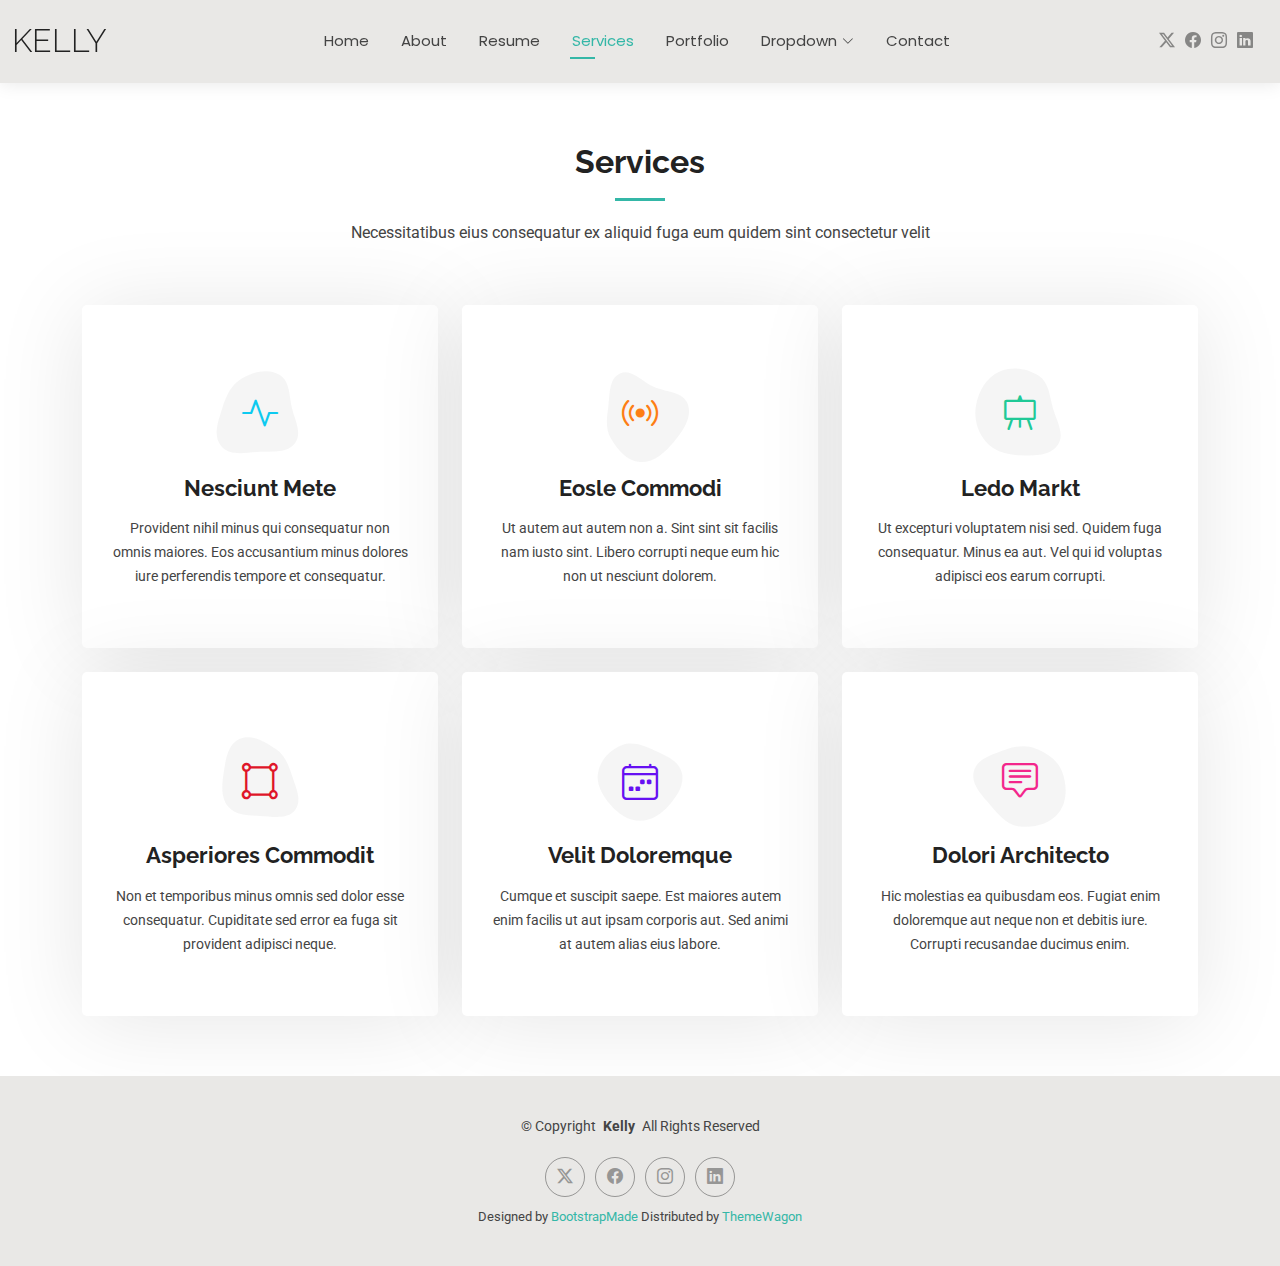
<file: services.html>
<!DOCTYPE html>
<html lang="en">

<head>
  <meta charset="utf-8">
  <meta content="width=device-width, initial-scale=1.0" name="viewport">
  <title>Services - Kelly Bootstrap Template</title>
  <meta name="description" content="">
  <meta name="keywords" content="">

  <!-- Favicons -->
  <link href="assets/img/favicon.png" rel="icon">
  <link href="assets/img/apple-touch-icon.png" rel="apple-touch-icon">

  <!-- Fonts -->
  <link href="https://fonts.googleapis.com" rel="preconnect">
  <link href="https://fonts.gstatic.com" rel="preconnect" crossorigin>
  <link href="https://fonts.googleapis.com/css2?family=Roboto:ital,wght@0,100;0,300;0,400;0,500;0,700;0,900;1,100;1,300;1,400;1,500;1,700;1,900&family=Poppins:ital,wght@0,100;0,200;0,300;0,400;0,500;0,600;0,700;0,800;0,900;1,100;1,200;1,300;1,400;1,500;1,600;1,700;1,800;1,900&family=Raleway:ital,wght@0,100;0,200;0,300;0,400;0,500;0,600;0,700;0,800;0,900;1,100;1,200;1,300;1,400;1,500;1,600;1,700;1,800;1,900&display=swap" rel="stylesheet">

  <!-- Vendor CSS Files -->
  <link href="assets/vendor/bootstrap/css/bootstrap.min.css" rel="stylesheet">
  <link href="assets/vendor/bootstrap-icons/bootstrap-icons.css" rel="stylesheet">
  <link href="assets/vendor/aos/aos.css" rel="stylesheet">
  <link href="assets/vendor/swiper/swiper-bundle.min.css" rel="stylesheet">
  <link href="assets/vendor/glightbox/css/glightbox.min.css" rel="stylesheet">

  <!-- Main CSS File -->
  <link href="assets/css/main.css" rel="stylesheet">

  <!-- =======================================================
  * Template Name: Kelly
  * Template URL: https://bootstrapmade.com/kelly-free-bootstrap-cv-resume-html-template/
  * Updated: Aug 07 2024 with Bootstrap v5.3.3
  * Author: BootstrapMade.com
  * License: https://bootstrapmade.com/license/
  ======================================================== -->
</head>

<body class="services-page">

  <header id="header" class="header d-flex align-items-center light-background sticky-top">
    <div class="container-fluid position-relative d-flex align-items-center justify-content-between">

      <a href="index.html" class="logo d-flex align-items-center me-auto me-xl-0">
        <!-- Uncomment the line below if you also wish to use an image logo -->
        <!-- <img src="assets/img/logo.png" alt=""> -->
        <h1 class="sitename">Kelly</h1>
      </a>

      <nav id="navmenu" class="navmenu">
        <ul>
          <li><a href="index.html">Home</a></li>
          <li><a href="about.html">About</a></li>
          <li><a href="resume.html">Resume</a></li>
          <li><a href="services.html" class="active">Services</a></li>
          <li><a href="portfolio.html">Portfolio</a></li>
          <li class="dropdown"><a href="#"><span>Dropdown</span> <i class="bi bi-chevron-down toggle-dropdown"></i></a>
            <ul>
              <li><a href="#">Dropdown 1</a></li>
              <li class="dropdown"><a href="#"><span>Deep Dropdown</span> <i class="bi bi-chevron-down toggle-dropdown"></i></a>
                <ul>
                  <li><a href="#">Deep Dropdown 1</a></li>
                  <li><a href="#">Deep Dropdown 2</a></li>
                  <li><a href="#">Deep Dropdown 3</a></li>
                  <li><a href="#">Deep Dropdown 4</a></li>
                  <li><a href="#">Deep Dropdown 5</a></li>
                </ul>
              </li>
              <li><a href="#">Dropdown 2</a></li>
              <li><a href="#">Dropdown 3</a></li>
              <li><a href="#">Dropdown 4</a></li>
            </ul>
          </li>
          <li><a href="contact.html">Contact</a></li>
        </ul>
        <i class="mobile-nav-toggle d-xl-none bi bi-list"></i>
      </nav>

      <div class="header-social-links">
        <a href="#" class="twitter"><i class="bi bi-twitter-x"></i></a>
        <a href="#" class="facebook"><i class="bi bi-facebook"></i></a>
        <a href="#" class="instagram"><i class="bi bi-instagram"></i></a>
        <a href="#" class="linkedin"><i class="bi bi-linkedin"></i></a>
      </div>

    </div>
  </header>

  <main class="main">

    <!-- Services Section -->
    <section id="services" class="services section">

      <!-- Section Title -->
      <div class="container section-title" data-aos="fade-up">
        <h2>Services</h2>
        <p>Necessitatibus eius consequatur ex aliquid fuga eum quidem sint consectetur velit</p>
      </div><!-- End Section Title -->

      <div class="container">

        <div class="row gy-4">

          <div class="col-lg-4 col-md-6" data-aos="fade-up" data-aos-delay="100">
            <div class="service-item item-cyan position-relative">
              <div class="icon">
                <svg width="100" height="100" viewBox="0 0 600 600" xmlns="http://www.w3.org/2000/svg">
                  <path stroke="none" stroke-width="0" fill="#f5f5f5" d="M300,521.0016835830174C376.1290562159157,517.8887921683347,466.0731472004068,529.7835943286574,510.70327084640275,468.03025145048787C554.3714126377745,407.6079735673963,508.03601936045806,328.9844924480964,491.2728898941984,256.3432110539036C474.5976632858925,184.082847569629,479.9380746630129,96.60480741107993,416.23090153303,58.64404602377083C348.86323505073057,18.502131276798302,261.93793281208167,40.57373210992963,193.5410806939664,78.93577620505333C130.42746243093433,114.334589627462,98.30271207620316,179.96522072025542,76.75703585869454,249.04625023123273C51.97151888228291,328.5150500222984,13.704378332031375,421.85034740162234,66.52175969318436,486.19268352777647C119.04800174914682,550.1803526380478,217.28368757567262,524.383925680826,300,521.0016835830174"></path>
                </svg>
                <i class="bi bi-activity"></i>
              </div>
              <a href="#" class="stretched-link">
                <h3>Nesciunt Mete</h3>
              </a>
              <p>Provident nihil minus qui consequatur non omnis maiores. Eos accusantium minus dolores iure perferendis tempore et consequatur.</p>
            </div>
          </div><!-- End Service Item -->

          <div class="col-lg-4 col-md-6" data-aos="fade-up" data-aos-delay="200">
            <div class="service-item item-orange position-relative">
              <div class="icon">
                <svg width="100" height="100" viewBox="0 0 600 600" xmlns="http://www.w3.org/2000/svg">
                  <path stroke="none" stroke-width="0" fill="#f5f5f5" d="M300,582.0697525312426C382.5290701553225,586.8405444964366,449.9789794690241,525.3245884688669,502.5850820975895,461.55621195738473C556.606425686781,396.0723002908107,615.8543463187945,314.28637112970534,586.6730223649479,234.56875336149918C558.9533121215079,158.8439757836574,454.9685369536778,164.00468322053177,381.49747125262974,130.76875717737553C312.15926192815925,99.40240125094834,248.97055460311594,18.661163978235184,179.8680185752513,50.54337015887873C110.5421016452524,82.52863877960104,119.82277516462835,180.83849132639028,109.12597500060166,256.43424936330496C100.08760227029461,320.3096726198365,92.17705696193138,384.0621239912766,124.79988738764834,439.7174275375508C164.83382741302287,508.01625554203684,220.96474134820875,577.5009287672846,300,582.0697525312426"></path>
                </svg>
                <i class="bi bi-broadcast"></i>
              </div>
              <a href="#" class="stretched-link">
                <h3>Eosle Commodi</h3>
              </a>
              <p>Ut autem aut autem non a. Sint sint sit facilis nam iusto sint. Libero corrupti neque eum hic non ut nesciunt dolorem.</p>
            </div>
          </div><!-- End Service Item -->

          <div class="col-lg-4 col-md-6" data-aos="fade-up" data-aos-delay="300">
            <div class="service-item item-teal position-relative">
              <div class="icon">
                <svg width="100" height="100" viewBox="0 0 600 600" xmlns="http://www.w3.org/2000/svg">
                  <path stroke="none" stroke-width="0" fill="#f5f5f5" d="M300,541.5067337569781C382.14930387511276,545.0595476570109,479.8736841581634,548.3450877840088,526.4010558755058,480.5488172755941C571.5218469581645,414.80211281144784,517.5187510058486,332.0715597781072,496.52539010469104,255.14436215662573C477.37192572678356,184.95920475031193,473.57363656557914,105.61284051026155,413.0603344069578,65.22779650032875C343.27470386102294,18.654635553484475,251.2091493199835,5.337323636656869,175.0934190732945,40.62881213300186C97.87086631185822,76.43348514350839,51.98124368387456,156.15599469081315,36.44837278890362,239.84606092416172C21.716077023791087,319.22268207091537,43.775223500013084,401.1760424656574,96.891909868211,461.97329694683043C147.22146801428983,519.5804099606455,223.5754009179313,538.201503339737,300,541.5067337569781"></path>
                </svg>
                <i class="bi bi-easel"></i>
              </div>
              <a href="#" class="stretched-link">
                <h3>Ledo Markt</h3>
              </a>
              <p>Ut excepturi voluptatem nisi sed. Quidem fuga consequatur. Minus ea aut. Vel qui id voluptas adipisci eos earum corrupti.</p>
            </div>
          </div><!-- End Service Item -->

          <div class="col-lg-4 col-md-6" data-aos="fade-up" data-aos-delay="400">
            <div class="service-item item-red position-relative">
              <div class="icon">
                <svg width="100" height="100" viewBox="0 0 600 600" xmlns="http://www.w3.org/2000/svg">
                  <path stroke="none" stroke-width="0" fill="#f5f5f5" d="M300,503.46388370962813C374.79870501325706,506.71871716319447,464.8034551963731,527.1746412648533,510.4981551193396,467.86667711651364C555.9287308511215,408.9015244558933,512.6030010748507,327.5744911775523,490.211057578863,256.5855673507754C471.097692560561,195.9906835881958,447.69079081568157,138.11976852964426,395.19560036434837,102.3242989838813C329.3053358748298,57.3949838291264,248.02791733380457,8.279543830951368,175.87071277845988,42.242879143198664C103.41431057327972,76.34704239035025,93.79494320519305,170.9812938413882,81.28167332365135,250.07896920659033C70.17666984294237,320.27484674793965,64.84698225790005,396.69656628748305,111.28512138212992,450.4950937839243C156.20124167950087,502.5303643271138,231.32542653798444,500.4755392045468,300,503.46388370962813"></path>
                </svg>
                <i class="bi bi-bounding-box-circles"></i>
              </div>
              <a href="#" class="stretched-link">
                <h3>Asperiores Commodit</h3>
              </a>
              <p>Non et temporibus minus omnis sed dolor esse consequatur. Cupiditate sed error ea fuga sit provident adipisci neque.</p>
              <a href="#" class="stretched-link"></a>
            </div>
          </div><!-- End Service Item -->

          <div class="col-lg-4 col-md-6" data-aos="fade-up" data-aos-delay="500">
            <div class="service-item item-indigo position-relative">
              <div class="icon">
                <svg width="100" height="100" viewBox="0 0 600 600" xmlns="http://www.w3.org/2000/svg">
                  <path stroke="none" stroke-width="0" fill="#f5f5f5" d="M300,532.3542879108572C369.38199826031484,532.3153073249985,429.10787420159085,491.63046689027357,474.5244479745417,439.17860296908856C522.8885846962883,383.3225815378663,569.1668002868075,314.3205725914397,550.7432151929288,242.7694973846089C532.6665558377875,172.5657663291529,456.2379748765914,142.6223662098291,390.3689995646985,112.34683881706744C326.66090330228417,83.06452184765237,258.84405631176094,53.51806209861945,193.32584062364296,78.48882559362697C121.61183558270385,105.82097193414197,62.805066853699245,167.19869350419734,48.57481801355237,242.6138429142374C34.843463184063346,315.3850353017275,76.69343916112496,383.4422959591041,125.22947124332185,439.3748458443577C170.7312796277747,491.8107796887764,230.57421082200815,532.3932930995766,300,532.3542879108572"></path>
                </svg>
                <i class="bi bi-calendar4-week icon"></i>
              </div>
              <a href="#" class="stretched-link">
                <h3>Velit Doloremque</h3>
              </a>
              <p>Cumque et suscipit saepe. Est maiores autem enim facilis ut aut ipsam corporis aut. Sed animi at autem alias eius labore.</p>
              <a href="#" class="stretched-link"></a>
            </div>
          </div><!-- End Service Item -->

          <div class="col-lg-4 col-md-6" data-aos="fade-up" data-aos-delay="600">
            <div class="service-item item-pink position-relative">
              <div class="icon">
                <svg width="100" height="100" viewBox="0 0 600 600" xmlns="http://www.w3.org/2000/svg">
                  <path stroke="none" stroke-width="0" fill="#f5f5f5" d="M300,566.797414625762C385.7384707136149,576.1784315230908,478.7894351017131,552.8928747891023,531.9192734346935,484.94944893311C584.6109503024035,417.5663521118492,582.489472248146,322.67544863468447,553.9536738515405,242.03673114598146C529.1557734026468,171.96086150256528,465.24506316201064,127.66468636344209,395.9583748389544,100.7403814666027C334.2173773831606,76.7482773500951,269.4350130405921,84.62216499799875,207.1952322260088,107.2889140133804C132.92018162631612,134.33871894543012,41.79353780512637,160.00259165414826,22.644507872594943,236.69541883565114C3.319112789854554,314.0945973066697,72.72355303640163,379.243833228382,124.04198916343866,440.3218312028393C172.9286146004772,498.5055451809895,224.45579914871206,558.5317968840102,300,566.797414625762"></path>
                </svg>
                <i class="bi bi-chat-square-text"></i>
              </div>
              <a href="#" class="stretched-link">
                <h3>Dolori Architecto</h3>
              </a>
              <p>Hic molestias ea quibusdam eos. Fugiat enim doloremque aut neque non et debitis iure. Corrupti recusandae ducimus enim.</p>
              <a href="#" class="stretched-link"></a>
            </div>
          </div><!-- End Service Item -->

        </div>

      </div>

    </section><!-- /Services Section -->

  </main>

  <footer id="footer" class="footer light-background">

    <div class="container">
      <div class="copyright text-center ">
        <p>© <span>Copyright</span> <strong class="px-1 sitename">Kelly</strong> <span>All Rights Reserved<br></span></p>
      </div>
      <div class="social-links d-flex justify-content-center">
        <a href=""><i class="bi bi-twitter-x"></i></a>
        <a href=""><i class="bi bi-facebook"></i></a>
        <a href=""><i class="bi bi-instagram"></i></a>
        <a href=""><i class="bi bi-linkedin"></i></a>
      </div>
      <div class="credits">
        <!-- All the links in the footer should remain intact. -->
        <!-- You can delete the links only if you've purchased the pro version. -->
        <!-- Licensing information: https://bootstrapmade.com/license/ -->
        <!-- Purchase the pro version with working PHP/AJAX contact form: [buy-url] -->
        Designed by <a href="https://bootstrapmade.com/">BootstrapMade</a> Distributed by <a href=“https://themewagon.com>ThemeWagon
      </div>
    </div>

  </footer>

  <!-- Scroll Top -->
  <a href="#" id="scroll-top" class="scroll-top d-flex align-items-center justify-content-center"><i class="bi bi-arrow-up-short"></i></a>

  <!-- Preloader -->
  <div id="preloader"></div>

  <!-- Vendor JS Files -->
  <script src="assets/vendor/bootstrap/js/bootstrap.bundle.min.js"></script>
  <script src="assets/vendor/php-email-form/validate.js"></script>
  <script src="assets/vendor/aos/aos.js"></script>
  <script src="assets/vendor/waypoints/noframework.waypoints.js"></script>
  <script src="assets/vendor/purecounter/purecounter_vanilla.js"></script>
  <script src="assets/vendor/swiper/swiper-bundle.min.js"></script>
  <script src="assets/vendor/glightbox/js/glightbox.min.js"></script>
  <script src="assets/vendor/imagesloaded/imagesloaded.pkgd.min.js"></script>
  <script src="assets/vendor/isotope-layout/isotope.pkgd.min.js"></script>

  <!-- Main JS File -->
  <script src="assets/js/main.js"></script>

</body>

</html>
</file>
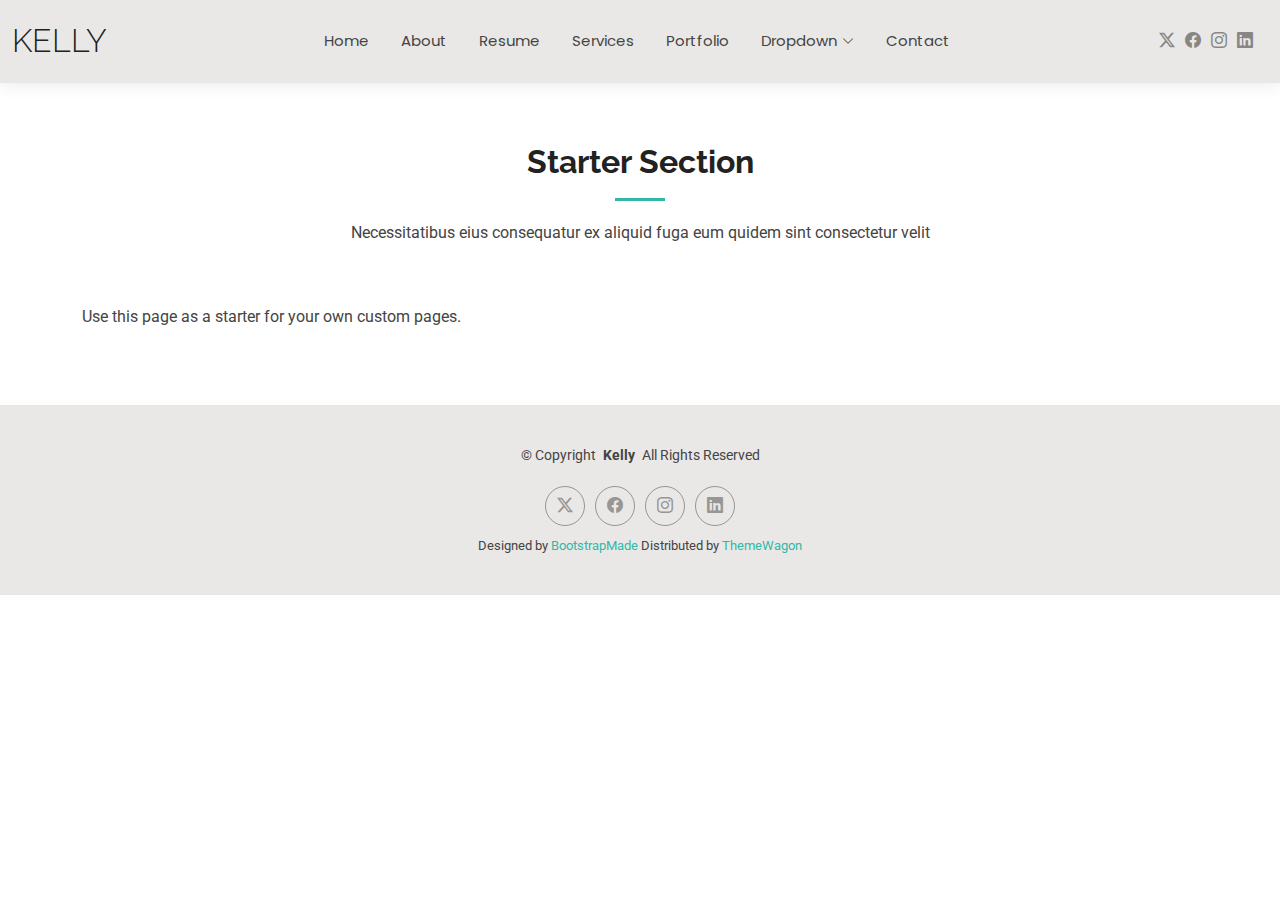
<file: starter-page.html>
<!DOCTYPE html>
<html lang="en">

<head>
  <meta charset="utf-8">
  <meta content="width=device-width, initial-scale=1.0" name="viewport">
  <title>Starter Page - Kelly Bootstrap Template</title>
  <meta name="description" content="">
  <meta name="keywords" content="">

  <!-- Favicons -->
  <link href="assets/img/favicon.png" rel="icon">
  <link href="assets/img/apple-touch-icon.png" rel="apple-touch-icon">

  <!-- Fonts -->
  <link href="https://fonts.googleapis.com" rel="preconnect">
  <link href="https://fonts.gstatic.com" rel="preconnect" crossorigin>
  <link href="https://fonts.googleapis.com/css2?family=Roboto:ital,wght@0,100;0,300;0,400;0,500;0,700;0,900;1,100;1,300;1,400;1,500;1,700;1,900&family=Poppins:ital,wght@0,100;0,200;0,300;0,400;0,500;0,600;0,700;0,800;0,900;1,100;1,200;1,300;1,400;1,500;1,600;1,700;1,800;1,900&family=Raleway:ital,wght@0,100;0,200;0,300;0,400;0,500;0,600;0,700;0,800;0,900;1,100;1,200;1,300;1,400;1,500;1,600;1,700;1,800;1,900&display=swap" rel="stylesheet">

  <!-- Vendor CSS Files -->
  <link href="assets/vendor/bootstrap/css/bootstrap.min.css" rel="stylesheet">
  <link href="assets/vendor/bootstrap-icons/bootstrap-icons.css" rel="stylesheet">
  <link href="assets/vendor/aos/aos.css" rel="stylesheet">
  <link href="assets/vendor/swiper/swiper-bundle.min.css" rel="stylesheet">
  <link href="assets/vendor/glightbox/css/glightbox.min.css" rel="stylesheet">

  <!-- Main CSS File -->
  <link href="assets/css/main.css" rel="stylesheet">

  <!-- =======================================================
  * Template Name: Kelly
  * Template URL: https://bootstrapmade.com/kelly-free-bootstrap-cv-resume-html-template/
  * Updated: Aug 07 2024 with Bootstrap v5.3.3
  * Author: BootstrapMade.com
  * License: https://bootstrapmade.com/license/
  ======================================================== -->
</head>

<body class="starter-page-page">

  <header id="header" class="header d-flex align-items-center light-background sticky-top">
    <div class="container-fluid position-relative d-flex align-items-center justify-content-between">

      <a href="index.html" class="logo d-flex align-items-center me-auto me-xl-0">
        <!-- Uncomment the line below if you also wish to use an image logo -->
        <!-- <img src="assets/img/logo.png" alt=""> -->
        <h1 class="sitename">Kelly</h1>
      </a>

      <nav id="navmenu" class="navmenu">
        <ul>
          <li><a href="index.html">Home</a></li>
          <li><a href="about.html">About</a></li>
          <li><a href="resume.html">Resume</a></li>
          <li><a href="services.html">Services</a></li>
          <li><a href="portfolio.html">Portfolio</a></li>
          <li class="dropdown"><a href="#"><span>Dropdown</span> <i class="bi bi-chevron-down toggle-dropdown"></i></a>
            <ul>
              <li><a href="#">Dropdown 1</a></li>
              <li class="dropdown"><a href="#"><span>Deep Dropdown</span> <i class="bi bi-chevron-down toggle-dropdown"></i></a>
                <ul>
                  <li><a href="#">Deep Dropdown 1</a></li>
                  <li><a href="#">Deep Dropdown 2</a></li>
                  <li><a href="#">Deep Dropdown 3</a></li>
                  <li><a href="#">Deep Dropdown 4</a></li>
                  <li><a href="#">Deep Dropdown 5</a></li>
                </ul>
              </li>
              <li><a href="#">Dropdown 2</a></li>
              <li><a href="#">Dropdown 3</a></li>
              <li><a href="#">Dropdown 4</a></li>
            </ul>
          </li>
          <li><a href="contact.html">Contact</a></li>
        </ul>
        <i class="mobile-nav-toggle d-xl-none bi bi-list"></i>
      </nav>

      <div class="header-social-links">
        <a href="#" class="twitter"><i class="bi bi-twitter-x"></i></a>
        <a href="#" class="facebook"><i class="bi bi-facebook"></i></a>
        <a href="#" class="instagram"><i class="bi bi-instagram"></i></a>
        <a href="#" class="linkedin"><i class="bi bi-linkedin"></i></a>
      </div>

    </div>
  </header>

  <main class="main">

    <!-- Starter Section Section -->
    <section id="starter-section" class="starter-section section">

      <!-- Section Title -->
      <div class="container section-title" data-aos="fade-up">
        <h2>Starter Section</h2>
        <p>Necessitatibus eius consequatur ex aliquid fuga eum quidem sint consectetur velit</p>
      </div><!-- End Section Title -->

      <div class="container" data-aos="fade-up">
        <p>Use this page as a starter for your own custom pages.</p>
      </div>

    </section><!-- /Starter Section Section -->

  </main>

  <footer id="footer" class="footer light-background">

    <div class="container">
      <div class="copyright text-center ">
        <p>© <span>Copyright</span> <strong class="px-1 sitename">Kelly</strong> <span>All Rights Reserved<br></span></p>
      </div>
      <div class="social-links d-flex justify-content-center">
        <a href=""><i class="bi bi-twitter-x"></i></a>
        <a href=""><i class="bi bi-facebook"></i></a>
        <a href=""><i class="bi bi-instagram"></i></a>
        <a href=""><i class="bi bi-linkedin"></i></a>
      </div>
      <div class="credits">
        <!-- All the links in the footer should remain intact. -->
        <!-- You can delete the links only if you've purchased the pro version. -->
        <!-- Licensing information: https://bootstrapmade.com/license/ -->
        <!-- Purchase the pro version with working PHP/AJAX contact form: [buy-url] -->
        Designed by <a href="https://bootstrapmade.com/">BootstrapMade</a> Distributed by <a href=“https://themewagon.com>ThemeWagon
      </div>
    </div>

  </footer>

  <!-- Scroll Top -->
  <a href="#" id="scroll-top" class="scroll-top d-flex align-items-center justify-content-center"><i class="bi bi-arrow-up-short"></i></a>

  <!-- Preloader -->
  <div id="preloader"></div>

  <!-- Vendor JS Files -->
  <script src="assets/vendor/bootstrap/js/bootstrap.bundle.min.js"></script>
  <script src="assets/vendor/php-email-form/validate.js"></script>
  <script src="assets/vendor/aos/aos.js"></script>
  <script src="assets/vendor/waypoints/noframework.waypoints.js"></script>
  <script src="assets/vendor/purecounter/purecounter_vanilla.js"></script>
  <script src="assets/vendor/swiper/swiper-bundle.min.js"></script>
  <script src="assets/vendor/glightbox/js/glightbox.min.js"></script>
  <script src="assets/vendor/imagesloaded/imagesloaded.pkgd.min.js"></script>
  <script src="assets/vendor/isotope-layout/isotope.pkgd.min.js"></script>

  <!-- Main JS File -->
  <script src="assets/js/main.js"></script>

</body>

</html>
</file>
<file: assets/css/main.css>
/**
* Template Name: Kelly
* Template URL: https://bootstrapmade.com/kelly-free-bootstrap-cv-resume-html-template/
* Updated: Aug 07 2024 with Bootstrap v5.3.3
* Author: BootstrapMade.com
* License: https://bootstrapmade.com/license/
*/

/*--------------------------------------------------------------
# Font & Color Variables
# Help: https://bootstrapmade.com/color-system/
--------------------------------------------------------------*/
/* Fonts */
:root {
  --default-font: "Roboto",  system-ui, -apple-system, "Segoe UI", Roboto, "Helvetica Neue", Arial, "Noto Sans", "Liberation Sans", sans-serif, "Apple Color Emoji", "Segoe UI Emoji", "Segoe UI Symbol", "Noto Color Emoji";
  --heading-font: "Raleway",  sans-serif;
  --nav-font: "Poppins",  sans-serif;
}

/* Global Colors - The following color variables are used throughout the website. Updating them here will change the color scheme of the entire website */
:root { 
  --background-color: #ffffff; /* Background color for the entire website, including individual sections */
  --default-color: #444444; /* Default color used for the majority of the text content across the entire website */
  --heading-color: #222222; /* Color for headings, subheadings and title throughout the website */
  --accent-color: #34b7a7; /* Accent color that represents your brand on the website. It's used for buttons, links, and other elements that need to stand out */
  --surface-color: #ffffff; /* The surface color is used as a background of boxed elements within sections, such as cards, icon boxes, or other elements that require a visual separation from the global background. */
  --contrast-color: #ffffff; /* Contrast color for text, ensuring readability against backgrounds of accent, heading, or default colors. */
}

/* Nav Menu Colors - The following color variables are used specifically for the navigation menu. They are separate from the global colors to allow for more customization options */
:root {
  --nav-color: #444444;  /* The default color of the main navmenu links */
  --nav-hover-color: #34b7a7; /* Applied to main navmenu links when they are hovered over or active */
  --nav-mobile-background-color: #ffffff; /* Used as the background color for mobile navigation menu */
  --nav-dropdown-background-color: #ffffff; /* Used as the background color for dropdown items that appear when hovering over primary navigation items */
  --nav-dropdown-color: #444444; /* Used for navigation links of the dropdown items in the navigation menu. */
  --nav-dropdown-hover-color: #34b7a7; /* Similar to --nav-hover-color, this color is applied to dropdown navigation links when they are hovered over. */
}

/* Color Presets - These classes override global colors when applied to any section or element, providing reuse of the sam color scheme. */

.light-background {
  --background-color: #e9e8e6;
  --surface-color: #ffffff;
}

.dark-background {
  --background-color: #060606;
  --default-color: #ffffff;
  --heading-color: #ffffff;
  --surface-color: #252525;
  --contrast-color: #ffffff;
}

/* Smooth scroll */
:root {
  scroll-behavior: smooth;
}

/*--------------------------------------------------------------
# General Styling & Shared Classes
--------------------------------------------------------------*/
body {
  color: var(--default-color);
  background-color: var(--background-color);
  font-family: var(--default-font);
}

a {
  color: var(--accent-color);
  text-decoration: none;
  transition: 0.3s;
}

a:hover {
  color: color-mix(in srgb, var(--accent-color), transparent 25%);
  text-decoration: none;
}

h1,
h2,
h3,
h4,
h5,
h6 {
  color: var(--heading-color);
  font-family: var(--heading-font);
}

/* PHP Email Form Messages
------------------------------*/
.php-email-form .error-message {
  display: none;
  background: #df1529;
  color: #ffffff;
  text-align: left;
  padding: 15px;
  margin-bottom: 24px;
  font-weight: 600;
}

.php-email-form .sent-message {
  display: none;
  color: #ffffff;
  background: #059652;
  text-align: center;
  padding: 15px;
  margin-bottom: 24px;
  font-weight: 600;
}

.php-email-form .loading {
  display: none;
  background: var(--surface-color);
  text-align: center;
  padding: 15px;
  margin-bottom: 24px;
}

.php-email-form .loading:before {
  content: "";
  display: inline-block;
  border-radius: 50%;
  width: 24px;
  height: 24px;
  margin: 0 10px -6px 0;
  border: 3px solid var(--accent-color);
  border-top-color: var(--surface-color);
  animation: php-email-form-loading 1s linear infinite;
}

@keyframes php-email-form-loading {
  0% {
    transform: rotate(0deg);
  }

  100% {
    transform: rotate(360deg);
  }
}

/*--------------------------------------------------------------
# Global Header
--------------------------------------------------------------*/
.header {
  color: var(--default-color);
  background-color: var(--background-color);
  padding: 15px 0;
  transition: all 0.5s;
  z-index: 997;
  box-shadow: 0px 0 18px rgba(0, 0, 0, 0.1);
}

.header .logo {
  line-height: 1;
}

.header .logo img {
  max-height: 36px;
  margin-right: 8px;
}

.header .logo h1 {
  font-size: 32px;
  margin: 0;
  font-weight: 300;
  text-transform: uppercase;
  color: var(--heading-color);
}

.header .header-social-links {
  padding-right: 15px;
}

.header .header-social-links a {
  color: color-mix(in srgb, var(--default-color), transparent 40%);
  padding-left: 6px;
  display: inline-block;
  transition: 0.3s;
  font-size: 16px;
}

.header .header-social-links a:hover {
  color: var(--accent-color);
}

.header .header-social-links a i {
  line-height: 0px;
}

@media (max-width: 1200px) {
  .header .logo {
    order: 1;
  }

  .header .header-social-links {
    order: 2;
  }

  .header .navmenu {
    order: 3;
  }
}

/*--------------------------------------------------------------
# Navigation Menu
--------------------------------------------------------------*/
/* Desktop Navigation */
@media (min-width: 1200px) {
  .navmenu {
    padding: 0;
  }

  .navmenu ul {
    margin: 0;
    padding: 0;
    display: flex;
    list-style: none;
    align-items: center;
  }

  .navmenu li {
    position: relative;
  }

  .navmenu>ul>li {
    white-space: nowrap;
    padding: 15px 14px;
  }

  .navmenu>ul>li:last-child {
    padding-right: 0;
  }

  .navmenu a,
  .navmenu a:focus {
    color: var(--nav-color);
    font-size: 15px;
    padding: 0 2px;
    font-family: var(--nav-font);
    font-weight: 400;
    display: flex;
    align-items: center;
    justify-content: space-between;
    white-space: nowrap;
    transition: 0.3s;
    position: relative;
  }

  .navmenu a i,
  .navmenu a:focus i {
    font-size: 12px;
    line-height: 0;
    margin-left: 5px;
    transition: 0.3s;
  }

  .navmenu>ul>li>a:before {
    content: "";
    position: absolute;
    height: 2px;
    bottom: -6px;
    left: 0;
    background-color: var(--nav-hover-color);
    visibility: hidden;
    width: 0px;
    transition: all 0.3s ease-in-out 0s;
  }

  .navmenu a:hover:before,
  .navmenu li:hover>a:before,
  .navmenu .active:before {
    visibility: visible;
    width: 25px;
  }

  .navmenu li:hover>a,
  .navmenu .active,
  .navmenu .active:focus {
    color: var(--nav-hover-color);
  }

  .navmenu .dropdown ul {
    margin: 0;
    padding: 10px 0;
    background: var(--nav-dropdown-background-color);
    display: block;
    position: absolute;
    visibility: hidden;
    left: 14px;
    top: 130%;
    opacity: 0;
    transition: 0.3s;
    border-radius: 4px;
    z-index: 99;
    box-shadow: 0px 0px 30px rgba(0, 0, 0, 0.1);
  }

  .navmenu .dropdown ul li {
    min-width: 200px;
  }

  .navmenu .dropdown ul a {
    padding: 10px 20px;
    font-size: 15px;
    text-transform: none;
    color: var(--nav-dropdown-color);
  }

  .navmenu .dropdown ul a i {
    font-size: 12px;
  }

  .navmenu .dropdown ul a:hover,
  .navmenu .dropdown ul .active:hover,
  .navmenu .dropdown ul li:hover>a {
    color: var(--nav-dropdown-hover-color);
  }

  .navmenu .dropdown:hover>ul {
    opacity: 1;
    top: 100%;
    visibility: visible;
  }

  .navmenu .dropdown .dropdown ul {
    top: 0;
    left: -90%;
    visibility: hidden;
  }

  .navmenu .dropdown .dropdown:hover>ul {
    opacity: 1;
    top: 0;
    left: -100%;
    visibility: visible;
  }
}

/* Mobile Navigation */
@media (max-width: 1199px) {
  .mobile-nav-toggle {
    color: var(--nav-color);
    font-size: 28px;
    line-height: 0;
    margin-right: 10px;
    cursor: pointer;
    transition: color 0.3s;
  }

  .navmenu {
    padding: 0;
    z-index: 9997;
  }

  .navmenu ul {
    display: none;
    list-style: none;
    position: absolute;
    inset: 60px 20px 20px 20px;
    padding: 10px 0;
    margin: 0;
    border-radius: 6px;
    background-color: var(--nav-mobile-background-color);
    border: 1px solid color-mix(in srgb, var(--default-color), transparent 90%);
    box-shadow: none;
    overflow-y: auto;
    transition: 0.3s;
    z-index: 9998;
  }

  .navmenu a,
  .navmenu a:focus {
    color: var(--nav-dropdown-color);
    padding: 10px 20px;
    font-family: var(--nav-font);
    font-size: 17px;
    font-weight: 500;
    display: flex;
    align-items: center;
    justify-content: space-between;
    white-space: nowrap;
    transition: 0.3s;
  }

  .navmenu a i,
  .navmenu a:focus i {
    font-size: 12px;
    line-height: 0;
    margin-left: 5px;
    width: 30px;
    height: 30px;
    display: flex;
    align-items: center;
    justify-content: center;
    border-radius: 50%;
    transition: 0.3s;
    background-color: color-mix(in srgb, var(--accent-color), transparent 90%);
  }

  .navmenu a i:hover,
  .navmenu a:focus i:hover {
    background-color: var(--accent-color);
    color: var(--contrast-color);
  }

  .navmenu a:hover,
  .navmenu .active,
  .navmenu .active:focus {
    color: var(--nav-dropdown-hover-color);
  }

  .navmenu .active i,
  .navmenu .active:focus i {
    background-color: var(--accent-color);
    color: var(--contrast-color);
    transform: rotate(180deg);
  }

  .navmenu .dropdown ul {
    position: static;
    display: none;
    z-index: 99;
    padding: 10px 0;
    margin: 10px 20px;
    background-color: var(--nav-dropdown-background-color);
    transition: all 0.5s ease-in-out;
  }

  .navmenu .dropdown ul ul {
    background-color: rgba(33, 37, 41, 0.1);
  }

  .navmenu .dropdown>.dropdown-active {
    display: block;
    background-color: rgba(33, 37, 41, 0.03);
  }

  .mobile-nav-active {
    overflow: hidden;
  }

  .mobile-nav-active .mobile-nav-toggle {
    color: #fff;
    position: absolute;
    font-size: 32px;
    top: 15px;
    right: 15px;
    margin-right: 0;
    z-index: 9999;
  }

  .mobile-nav-active .navmenu {
    position: fixed;
    overflow: hidden;
    inset: 0;
    background: rgba(33, 37, 41, 0.8);
    transition: 0.3s;
  }

  .mobile-nav-active .navmenu>ul {
    display: block;
  }
}

/*--------------------------------------------------------------
# Global Footer
--------------------------------------------------------------*/
.footer {
  color: var(--default-color);
  background-color: var(--background-color);
  font-size: 14px;
  padding: 40px 0;
  position: relative;
}

.footer .copyright p {
  margin-bottom: 0;
}

.footer .social-links {
  margin-top: 20px;
}

.footer .social-links a {
  display: flex;
  align-items: center;
  justify-content: center;
  width: 40px;
  height: 40px;
  border-radius: 50%;
  border: 1px solid color-mix(in srgb, var(--default-color), transparent 50%);
  font-size: 16px;
  color: color-mix(in srgb, var(--default-color), transparent 50%);
  margin: 0 5px;
  transition: 0.3s;
}

.footer .social-links a:hover {
  color: var(--accent-color);
  border-color: var(--accent-color);
}

.footer .credits {
  margin-top: 10px;
  font-size: 13px;
  text-align: center;
}

/*--------------------------------------------------------------
# Preloader
--------------------------------------------------------------*/
#preloader {
  position: fixed;
  inset: 0;
  z-index: 9999;
  overflow: hidden;
  background-color: var(--background-color);
  transition: all 0.6s ease-out;
  width: 100%;
  height: 100vh;
}

#preloader:before,
#preloader:after {
  content: "";
  position: absolute;
  border: 4px solid var(--accent-color);
  border-radius: 50%;
  animation: animate-preloader 2s cubic-bezier(0, 0.2, 0.8, 1) infinite;
}

#preloader:after {
  animation-delay: -0.5s;
}

@keyframes animate-preloader {
  0% {
    width: 10px;
    height: 10px;
    top: calc(50% - 5px);
    left: calc(50% - 5px);
    opacity: 1;
  }

  100% {
    width: 72px;
    height: 72px;
    top: calc(50% - 36px);
    left: calc(50% - 36px);
    opacity: 0;
  }
}

/*--------------------------------------------------------------
# Scroll Top Button
--------------------------------------------------------------*/
.scroll-top {
  position: fixed;
  visibility: hidden;
  opacity: 0;
  right: 15px;
  bottom: -15px;
  z-index: 99999;
  background-color: var(--accent-color);
  width: 44px;
  height: 44px;
  border-radius: 50px;
  transition: all 0.4s;
}

.scroll-top i {
  font-size: 24px;
  color: var(--contrast-color);
  line-height: 0;
}

.scroll-top:hover {
  background-color: color-mix(in srgb, var(--accent-color), transparent 20%);
  color: var(--contrast-color);
}

.scroll-top.active {
  visibility: visible;
  opacity: 1;
  bottom: 15px;
}

/*--------------------------------------------------------------
# Disable aos animation delay on mobile devices
--------------------------------------------------------------*/
@media screen and (max-width: 768px) {
  [data-aos-delay] {
    transition-delay: 0 !important;
  }
}

/*--------------------------------------------------------------
# Global Page Titles & Breadcrumbs
--------------------------------------------------------------*/
.page-title {
  color: var(--default-color);
  background-color: var(--background-color);
  padding: 25px 0;
  position: relative;
  border-bottom: 1px solid color-mix(in srgb, var(--default-color), transparent 85%);
}

.page-title h1 {
  font-size: 24px;
  font-weight: 400;
}

.page-title .breadcrumbs ol {
  display: flex;
  flex-wrap: wrap;
  list-style: none;
  padding: 0;
  margin: 0;
  font-size: 14px;
  font-weight: 400;
}

.page-title .breadcrumbs ol li+li {
  padding-left: 10px;
}

.page-title .breadcrumbs ol li+li::before {
  content: "/";
  display: inline-block;
  padding-right: 10px;
  color: color-mix(in srgb, var(--default-color), transparent 70%);
}

/*--------------------------------------------------------------
# Global Sections
--------------------------------------------------------------*/
section,
.section {
  color: var(--default-color);
  background-color: var(--background-color);
  padding: 60px 0;
  scroll-margin-top: 100px;
  overflow: clip;
}

@media (max-width: 1199px) {

  section,
  .section {
    scroll-margin-top: 66px;
  }
}

/*--------------------------------------------------------------
# Global Section Titles
--------------------------------------------------------------*/
.section-title {
  text-align: center;
  padding-bottom: 60px;
  position: relative;
}

.section-title h2 {
  font-size: 32px;
  font-weight: 700;
  margin-bottom: 20px;
  padding-bottom: 20px;
  position: relative;
}

.section-title h2:after {
  content: "";
  position: absolute;
  display: block;
  width: 50px;
  height: 3px;
  background: var(--accent-color);
  left: 0;
  right: 0;
  bottom: 0;
  margin: auto;
}

.section-title p {
  margin-bottom: 0;
}

/*--------------------------------------------------------------
# Hero Section
--------------------------------------------------------------*/
.hero {
  width: 100%;
  min-height: calc(100vh - 82px);
  position: relative;
  padding: 80px 0;
  display: flex;
  align-items: center;
  justify-content: center;
}

@media (max-width: 1200px) {
  .hero {
    min-height: calc(100vh - 68px);
  }
}

.hero img {
  position: absolute;
  inset: 0;
  display: block;
  width: 100%;
  height: 100%;
  object-fit: cover;
  z-index: 1;
}

.hero .container {
  position: relative;
  z-index: 3;
}

.hero h2 {
  margin: 0;
  font-size: 48px;
  font-weight: 700;
}

.hero p {
  margin: 10px 0 0 0;
  font-size: 24px;
  color: var(--heading-color);
}

.hero .btn-get-started {
  color: var(--contrast-color);
  background: var(--accent-color);
  font-family: var(--heading-font);
  text-transform: uppercase;
  font-weight: 600;
  font-size: 12px;
  letter-spacing: 1px;
  display: inline-block;
  padding: 12px 40px;
  border-radius: 50px;
  transition: 0.5s;
  margin-top: 30px;
}

.hero .btn-get-started:hover {
  background: color-mix(in srgb, var(--accent-color) 90%, white 20%);
}

@media (max-width: 768px) {
  .hero h2 {
    font-size: 32px;
  }

  .hero p {
    font-size: 18px;
  }
}

/*--------------------------------------------------------------
# About Section
--------------------------------------------------------------*/
.about .content h2 {
  font-weight: 700;
  font-size: 24px;
}

.about .content ul {
  list-style: none;
  padding: 0;
}

.about .content ul li {
  margin-bottom: 20px;
  display: flex;
  align-items: center;
}

.about .content ul strong {
  margin-right: 10px;
}

.about .content ul i {
  font-size: 16px;
  margin-right: 5px;
  color: var(--accent-color);
  line-height: 0;
}

/*--------------------------------------------------------------
# Skills Section
--------------------------------------------------------------*/
.skills .progress {
  height: 60px;
  display: block;
  background: none;
  border-radius: 0;
}

.skills .progress .skill {
  color: var(--heading-color);
  padding: 0;
  margin: 0 0 6px 0;
  text-transform: uppercase;
  display: block;
  font-weight: 600;
  font-family: var(--heading-font);
}

.skills .progress .skill .val {
  float: right;
  font-style: normal;
}

.skills .progress-bar-wrap {
  background: color-mix(in srgb, var(--default-color), transparent 90%);
  height: 10px;
}

.skills .progress-bar {
  width: 1px;
  height: 10px;
  transition: 0.9s;
  background-color: var(--accent-color);
}

/*--------------------------------------------------------------
# Stats Section
--------------------------------------------------------------*/
.stats .stats-item {
  padding: 30px;
  width: 100%;
}

.stats .stats-item span {
  color: var(--heading-color);
  font-size: 48px;
  display: block;
  font-weight: 700;
  margin-bottom: 20px;
  padding-bottom: 20px;
  position: relative;
}

.stats .stats-item span:after {
  content: "";
  position: absolute;
  display: block;
  width: 25px;
  height: 3px;
  background: var(--accent-color);
  left: 0;
  right: 0;
  bottom: 0;
  margin: auto;
}

.stats .stats-item p {
  color: color-mix(in srgb, var(--default-color), transparent 40%);
  padding: 0;
  margin: 0;
  font-family: var(--heading-font);
  font-weight: 500;
}

/*--------------------------------------------------------------
# Testimonials Section
--------------------------------------------------------------*/
.testimonials .section-header {
  margin-bottom: 40px;
}

.testimonials .testimonials-carousel,
.testimonials .testimonials-slider {
  overflow: hidden;
}

.testimonials .testimonial-item {
  text-align: center;
}

.testimonials .testimonial-item .testimonial-img {
  width: 120px;
  border-radius: 50%;
  border: 4px solid var(--background-color);
  margin: 0 auto;
}

.testimonials .testimonial-item h3 {
  font-size: 20px;
  font-weight: bold;
  margin: 10px 0 5px 0;
}

.testimonials .testimonial-item h4 {
  font-size: 14px;
  color: color-mix(in srgb, var(--default-color), transparent 40%);
  margin: 0 0 15px 0;
}

.testimonials .testimonial-item .stars {
  margin-bottom: 15px;
}

.testimonials .testimonial-item .stars i {
  color: #ffc107;
  margin: 0 1px;
}

.testimonials .testimonial-item .quote-icon-left,
.testimonials .testimonial-item .quote-icon-right {
  color: color-mix(in srgb, var(--accent-color), transparent 50%);
  font-size: 26px;
  line-height: 0;
}

.testimonials .testimonial-item .quote-icon-left {
  display: inline-block;
  left: -5px;
  position: relative;
}

.testimonials .testimonial-item .quote-icon-right {
  display: inline-block;
  right: -5px;
  position: relative;
  top: 10px;
  transform: scale(-1, -1);
}

.testimonials .testimonial-item p {
  font-style: italic;
  margin: 0 auto 15px auto;
}

.testimonials .swiper-wrapper {
  height: auto;
}

.testimonials .swiper-pagination {
  margin-top: 20px;
  position: relative;
}

.testimonials .swiper-pagination .swiper-pagination-bullet {
  width: 12px;
  height: 12px;
  opacity: 1;
  background-color: color-mix(in srgb, var(--default-color), transparent 85%);
}

.testimonials .swiper-pagination .swiper-pagination-bullet-active {
  background-color: var(--accent-color);
}

@media (min-width: 992px) {
  .testimonials .testimonial-item p {
    width: 80%;
  }
}

/*--------------------------------------------------------------
# Resume Section
--------------------------------------------------------------*/
.resume .resume-title {
  color: var(--heading-color);
  font-size: 26px;
  font-weight: 700;
  margin-top: 20px;
  margin-bottom: 20px;
}

.resume .resume-item {
  padding: 0 0 20px 20px;
  margin-top: -2px;
  border-left: 2px solid var(--accent-color);
  position: relative;
}

.resume .resume-item h4 {
  line-height: 18px;
  font-size: 18px;
  font-weight: 600;
  text-transform: uppercase;
  color: color-mix(in srgb, var(--default-color), transparent 20%);
  margin-bottom: 10px;
}

.resume .resume-item h5 {
  font-size: 16px;
  padding: 5px 15px;
  display: inline-block;
  font-weight: 600;
  margin-bottom: 10px;
}

.resume .resume-item ul {
  padding-left: 20px;
}

.resume .resume-item ul li {
  padding-bottom: 10px;
}

.resume .resume-item:last-child {
  padding-bottom: 0;
}

.resume .resume-item::before {
  content: "";
  position: absolute;
  width: 16px;
  height: 16px;
  border-radius: 50px;
  left: -9px;
  top: 0;
  background: var(--background-color);
  border: 2px solid var(--accent-color);
}

/*--------------------------------------------------------------
# Services Section
--------------------------------------------------------------*/
.services .service-item {
  background-color: var(--surface-color);
  box-shadow: 0px 5px 90px 0px rgba(0, 0, 0, 0.1);
  height: 100%;
  padding: 60px 30px;
  text-align: center;
  transition: 0.3s;
  border-radius: 5px;
}

.services .service-item .icon {
  margin: 0 auto;
  width: 100px;
  height: 100px;
  display: flex;
  align-items: center;
  justify-content: center;
  transition: ease-in-out 0.3s;
  position: relative;
}

.services .service-item .icon i {
  font-size: 36px;
  transition: 0.5s;
  position: relative;
}

.services .service-item .icon svg {
  position: absolute;
  top: 0;
  left: 0;
}

.services .service-item .icon svg path {
  transition: 0.5s;
  fill: color-mix(in srgb, var(--default-color), transparent 95%);
}

.services .service-item h3 {
  font-weight: 700;
  margin: 10px 0 15px 0;
  font-size: 22px;
}

.services .service-item p {
  line-height: 24px;
  font-size: 14px;
  margin-bottom: 0;
}

.services .service-item:hover {
  box-shadow: 0px 5px 35px 0px rgba(0, 0, 0, 0.1);
}

.services .service-item.item-cyan i {
  color: #0dcaf0;
}

.services .service-item.item-cyan:hover .icon i {
  color: #fff;
}

.services .service-item.item-cyan:hover .icon path {
  fill: #0dcaf0;
}

.services .service-item.item-orange i {
  color: #fd7e14;
}

.services .service-item.item-orange:hover .icon i {
  color: #fff;
}

.services .service-item.item-orange:hover .icon path {
  fill: #fd7e14;
}

.services .service-item.item-teal i {
  color: #20c997;
}

.services .service-item.item-teal:hover .icon i {
  color: #fff;
}

.services .service-item.item-teal:hover .icon path {
  fill: #20c997;
}

.services .service-item.item-red i {
  color: #df1529;
}

.services .service-item.item-red:hover .icon i {
  color: #fff;
}

.services .service-item.item-red:hover .icon path {
  fill: #df1529;
}

.services .service-item.item-indigo i {
  color: #6610f2;
}

.services .service-item.item-indigo:hover .icon i {
  color: #fff;
}

.services .service-item.item-indigo:hover .icon path {
  fill: #6610f2;
}

.services .service-item.item-pink i {
  color: #f3268c;
}

.services .service-item.item-pink:hover .icon i {
  color: #fff;
}

.services .service-item.item-pink:hover .icon path {
  fill: #f3268c;
}

/*--------------------------------------------------------------
# Portfolio Section
--------------------------------------------------------------*/
.portfolio .portfolio-filters {
  padding: 0;
  margin: 0 auto 20px auto;
  list-style: none;
  text-align: center;
}

.portfolio .portfolio-filters li {
  cursor: pointer;
  display: inline-block;
  padding: 8px 20px 10px 20px;
  margin: 0;
  font-size: 15px;
  font-weight: 500;
  line-height: 1;
  margin-bottom: 5px;
  border-radius: 50px;
  transition: all 0.3s ease-in-out;
  font-family: var(--heading-font);
}

.portfolio .portfolio-filters li:hover,
.portfolio .portfolio-filters li.filter-active {
  color: var(--contrast-color);
  background-color: var(--accent-color);
}

.portfolio .portfolio-filters li:first-child {
  margin-left: 0;
}

.portfolio .portfolio-filters li:last-child {
  margin-right: 0;
}

@media (max-width: 575px) {
  .portfolio .portfolio-filters li {
    font-size: 14px;
    margin: 0 0 10px 0;
  }
}

.portfolio .portfolio-item {
  position: relative;
  overflow: hidden;
}

.portfolio .portfolio-item .portfolio-info {
  opacity: 0;
  position: absolute;
  left: 12px;
  right: 12px;
  bottom: -100%;
  z-index: 3;
  transition: all ease-in-out 0.5s;
  background: color-mix(in srgb, var(--surface-color), transparent 10%);
  padding: 15px;
}

.portfolio .portfolio-item .portfolio-info h4 {
  font-size: 18px;
  font-weight: 600;
  padding-right: 50px;
}

.portfolio .portfolio-item .portfolio-info p {
  color: color-mix(in srgb, var(--default-color), transparent 30%);
  font-size: 14px;
  margin-bottom: 0;
  padding-right: 50px;
}

.portfolio .portfolio-item .portfolio-info .preview-link,
.portfolio .portfolio-item .portfolio-info .details-link {
  position: absolute;
  right: 50px;
  font-size: 24px;
  top: calc(50% - 14px);
  color: color-mix(in srgb, var(--default-color), transparent 30%);
  transition: 0.3s;
  line-height: 0;
}

.portfolio .portfolio-item .portfolio-info .preview-link:hover,
.portfolio .portfolio-item .portfolio-info .details-link:hover {
  color: var(--accent-color);
}

.portfolio .portfolio-item .portfolio-info .details-link {
  right: 14px;
  font-size: 28px;
}

.portfolio .portfolio-item:hover .portfolio-info {
  opacity: 1;
  bottom: 0;
}

/*--------------------------------------------------------------
# Portfolio Details Section
--------------------------------------------------------------*/
.portfolio-details .portfolio-details-slider img {
  width: 100%;
}

.portfolio-details .portfolio-details-slider .swiper-pagination {
  margin-top: 20px;
  position: relative;
}

.portfolio-details .portfolio-details-slider .swiper-pagination .swiper-pagination-bullet {
  width: 12px;
  height: 12px;
  background-color: color-mix(in srgb, var(--default-color), transparent 85%);
  opacity: 1;
}

.portfolio-details .portfolio-details-slider .swiper-pagination .swiper-pagination-bullet-active {
  background-color: var(--accent-color);
}

.portfolio-details .portfolio-info {
  background-color: var(--surface-color);
  padding: 30px;
  box-shadow: 0px 0 30px rgba(0, 0, 0, 0.1);
}

.portfolio-details .portfolio-info h3 {
  font-size: 22px;
  font-weight: 700;
  margin-bottom: 20px;
  padding-bottom: 20px;
  border-bottom: 1px solid color-mix(in srgb, var(--default-color), transparent 85%);
}

.portfolio-details .portfolio-info ul {
  list-style: none;
  padding: 0;
  font-size: 15px;
}

.portfolio-details .portfolio-info ul li+li {
  margin-top: 10px;
}

.portfolio-details .portfolio-description {
  padding-top: 30px;
}

.portfolio-details .portfolio-description h2 {
  font-size: 26px;
  font-weight: 700;
  margin-bottom: 20px;
}

.portfolio-details .portfolio-description p {
  padding: 0;
  color: color-mix(in srgb, var(--default-color), transparent 30%);
}

/*--------------------------------------------------------------
# Contact Section
--------------------------------------------------------------*/
.contact .info-wrap {
  background-color: var(--surface-color);
  box-shadow: 0px 0px 20px rgba(0, 0, 0, 0.1);
  padding: 30px;
}

@media (max-width: 575px) {
  .contact .info-wrap {
    padding: 20px;
  }
}

.contact .info-item {
  margin-bottom: 40px;
}

.contact .info-item i {
  font-size: 20px;
  color: var(--accent-color);
  background: color-mix(in srgb, var(--accent-color), transparent 92%);
  width: 44px;
  height: 44px;
  display: flex;
  justify-content: center;
  align-items: center;
  border-radius: 50px;
  transition: all 0.3s ease-in-out;
  margin-right: 15px;
}

.contact .info-item h3 {
  padding: 0;
  font-size: 18px;
  font-weight: 700;
  margin-bottom: 5px;
}

.contact .info-item p {
  padding: 0;
  margin-bottom: 0;
  font-size: 14px;
}

.contact .info-item:hover i {
  background: var(--accent-color);
  color: var(--contrast-color);
}

.contact .php-email-form {
  background-color: var(--surface-color);
  height: 100%;
  padding: 30px;
  box-shadow: 0px 0px 20px rgba(0, 0, 0, 0.1);
}

@media (max-width: 575px) {
  .contact .php-email-form {
    padding: 20px;
  }
}

.contact .php-email-form input[type=text],
.contact .php-email-form input[type=email],
.contact .php-email-form textarea {
  font-size: 14px;
  padding: 10px 15px;
  box-shadow: none;
  border-radius: 0;
  color: var(--default-color);
  background-color: var(--surface-color);
  border-color: color-mix(in srgb, var(--default-color), transparent 80%);
}

.contact .php-email-form input[type=text]:focus,
.contact .php-email-form input[type=email]:focus,
.contact .php-email-form textarea:focus {
  border-color: var(--accent-color);
}

.contact .php-email-form input[type=text]::placeholder,
.contact .php-email-form input[type=email]::placeholder,
.contact .php-email-form textarea::placeholder {
  color: color-mix(in srgb, var(--default-color), transparent 70%);
}

.contact .php-email-form button[type=submit] {
  color: var(--contrast-color);
  background: var(--accent-color);
  border: 0;
  padding: 10px 30px;
  transition: 0.4s;
  border-radius: 50px;
}

.contact .php-email-form button[type=submit]:hover {
  background: color-mix(in srgb, var(--accent-color), transparent 25%);
}

/*--------------------------------------------------------------
# Starter Section Section
--------------------------------------------------------------*/
.starter-section {
  /* Add your styles here */
}
</file>
